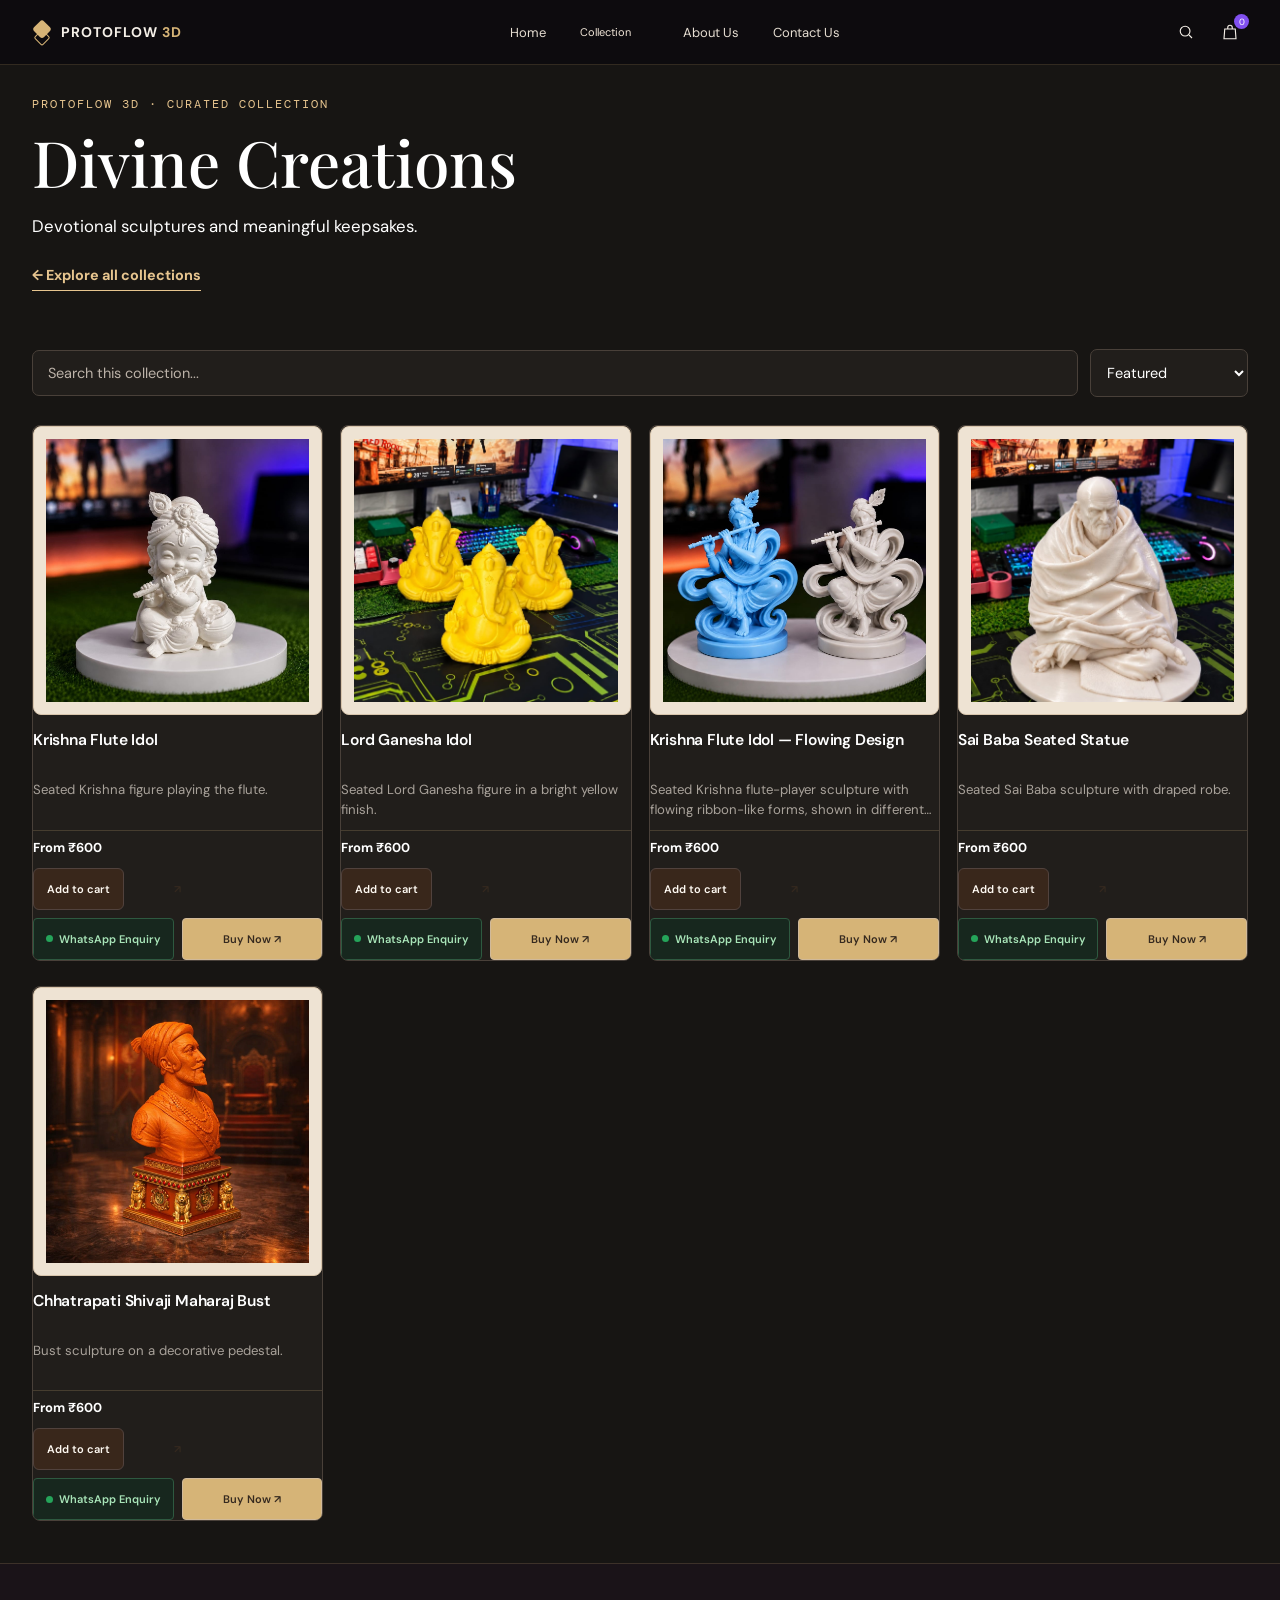
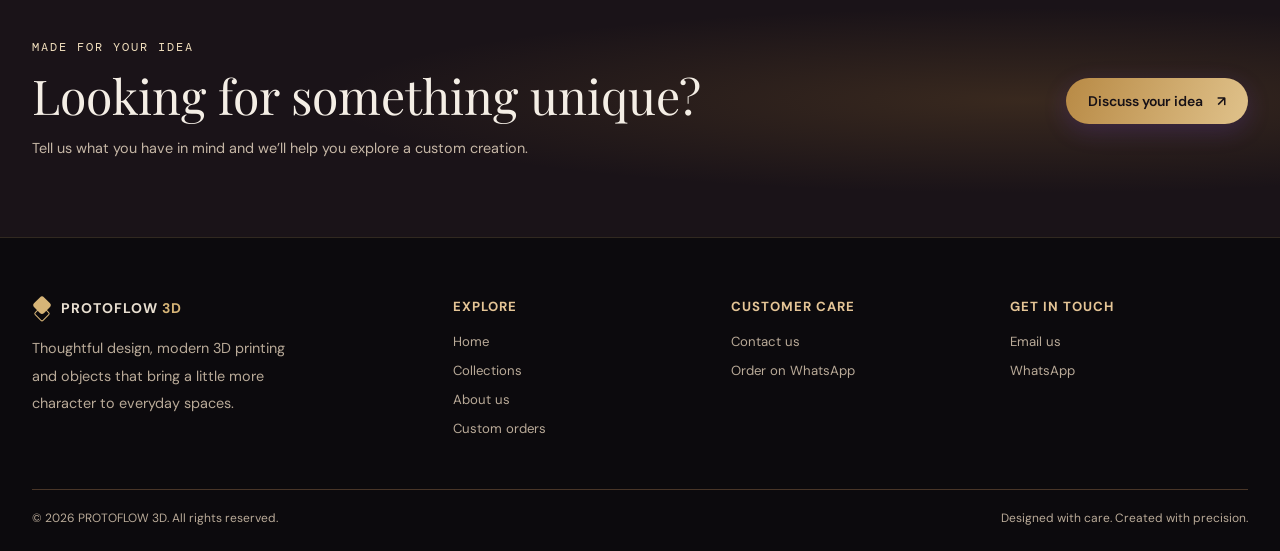
<file: divine-creations.html>
<!DOCTYPE html>
<html lang="en"><head>
<meta charset="UTF-8"><meta name="viewport" content="width=device-width, initial-scale=1.0">
<meta name="theme-color" content="#39271b"><title>Divine Creations — PROTOFLOW 3D</title><meta name="description" content="Meaningful idols and sculptural designs created to bring peace and presence to your space.">
<link rel="preconnect" href="https://fonts.googleapis.com"><link rel="preconnect" href="https://fonts.gstatic.com" crossorigin>
<link href="https://fonts.googleapis.com/css2?family=DM+Sans:wght@400;500;600;700&family=DM+Mono:wght@400;500&family=Playfair+Display:wght@400;500;600&display=swap" rel="stylesheet"><link rel="stylesheet" href="assets/style.css?v=dark-collections-3">
</head><body data-page="category" data-category="divine-creations"><main>
<section class="page-banner category-page-banner"><div class="container"><div class="eyebrow">PROTOFLOW 3D · Curated collection</div><h1 id="categoryTitle">Divine Creations</h1><p id="categoryDescription">Meaningful idols and sculptural designs created to bring peace and presence to your space.</p><a class="text-link category-back-link" href="collections.html">← Explore all collections</a></div></section>
<section class="section category-products-section"><div class="container"><div class="shop-toolbar"><div class="search-box"><input type="search" id="categorySearch" placeholder="Search this collection..." aria-label="Search this collection"></div><select id="categorySort" aria-label="Sort products"><option value="featured">Featured</option><option value="low">Price: low to high</option><option value="high">Price: high to low</option><option value="name">Name: A–Z</option></select></div><div class="empty-state" id="categoryLoading">Loading products…</div><div class="product-grid" id="categoryProductGrid"></div><div class="empty-state" id="categoryEmpty" style="display:none">No products match your search. Try another term.</div></div></section>
<section class="custom-cta"><div class="container custom-inner"><div><div class="eyebrow">Made for your idea</div><h2>Looking for something unique?</h2><p>Tell us what you have in mind and we’ll help you explore a custom creation.</p></div><a class="btn btn-primary" href="contact.html">Discuss your idea <span>↗</span></a></div></section>
</main><script src="assets/app.js?v=product-list-reload-20261011"></script><script src="assets/catalog-enhancements.js?v=whole-card-links-20261011"></script></body></html>
</file>
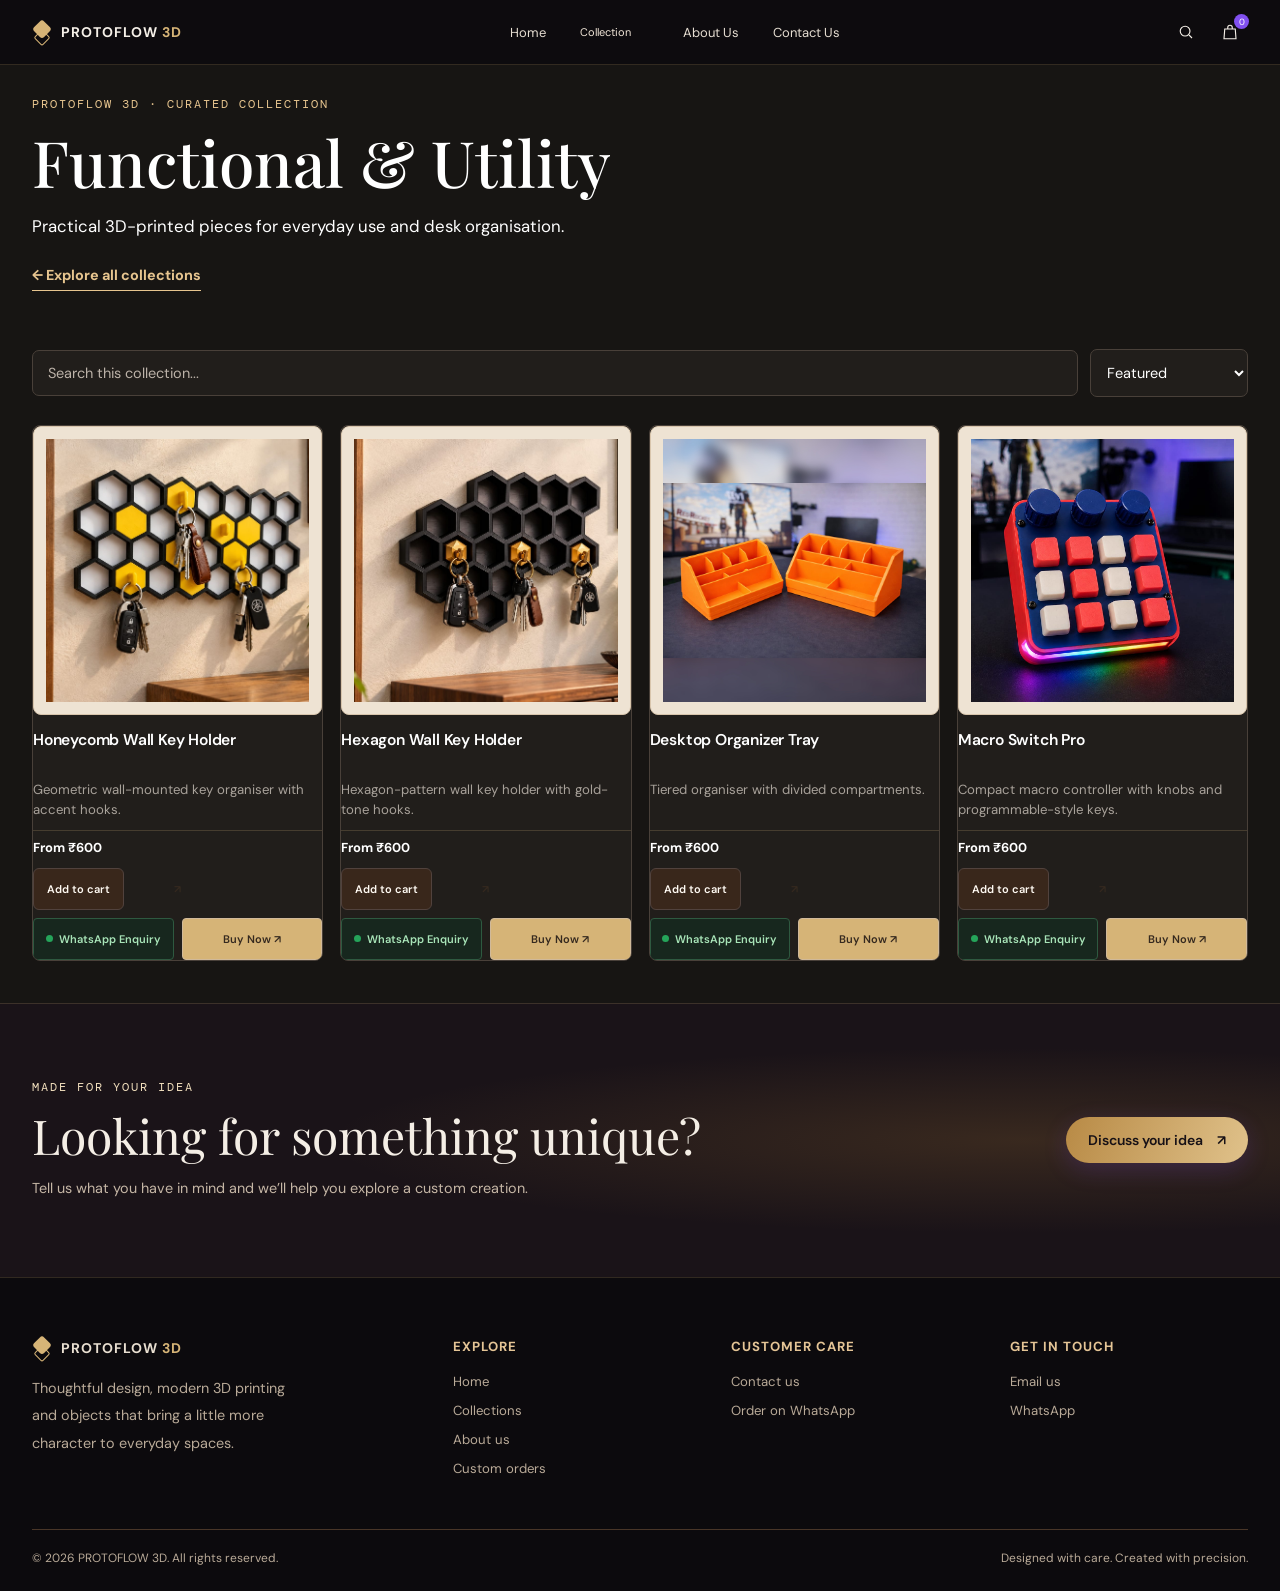
<file: functional-utility.html>
<!DOCTYPE html>
<html lang="en"><head>
<meta charset="UTF-8"><meta name="viewport" content="width=device-width, initial-scale=1.0">
<meta name="theme-color" content="#39271b"><title>Functional &amp; Utility — PROTOFLOW 3D</title><meta name="description" content="Useful everyday objects with considered forms, designed for a more organised workspace and home.">
<link rel="preconnect" href="https://fonts.googleapis.com"><link rel="preconnect" href="https://fonts.gstatic.com" crossorigin>
<link href="https://fonts.googleapis.com/css2?family=DM+Sans:wght@400;500;600;700&family=DM+Mono:wght@400;500&family=Playfair+Display:wght@400;500;600&display=swap" rel="stylesheet"><link rel="stylesheet" href="assets/style.css?v=dark-collections-3">
</head><body data-page="category" data-category="functional-utility"><main>
<section class="page-banner category-page-banner"><div class="container"><div class="eyebrow">PROTOFLOW 3D · Curated collection</div><h1 id="categoryTitle">Functional &amp; Utility</h1><p id="categoryDescription">Useful everyday objects with considered forms, designed for a more organised workspace and home.</p><a class="text-link category-back-link" href="collections.html">← Explore all collections</a></div></section>
<section class="section category-products-section"><div class="container"><div class="shop-toolbar"><div class="search-box"><input type="search" id="categorySearch" placeholder="Search this collection..." aria-label="Search this collection"></div><select id="categorySort" aria-label="Sort products"><option value="featured">Featured</option><option value="low">Price: low to high</option><option value="high">Price: high to low</option><option value="name">Name: A–Z</option></select></div><div class="empty-state" id="categoryLoading">Loading products…</div><div class="product-grid" id="categoryProductGrid"></div><div class="empty-state" id="categoryEmpty" style="display:none">No products match your search. Try another term.</div></div></section>
<section class="custom-cta"><div class="container custom-inner"><div><div class="eyebrow">Made for your idea</div><h2>Looking for something unique?</h2><p>Tell us what you have in mind and we’ll help you explore a custom creation.</p></div><a class="btn btn-primary" href="contact.html">Discuss your idea <span>↗</span></a></div></section>
</main><script src="assets/app.js?v=product-list-reload-20261011"></script><script src="assets/catalog-enhancements.js?v=whole-card-links-20261011"></script></body></html>
</file>
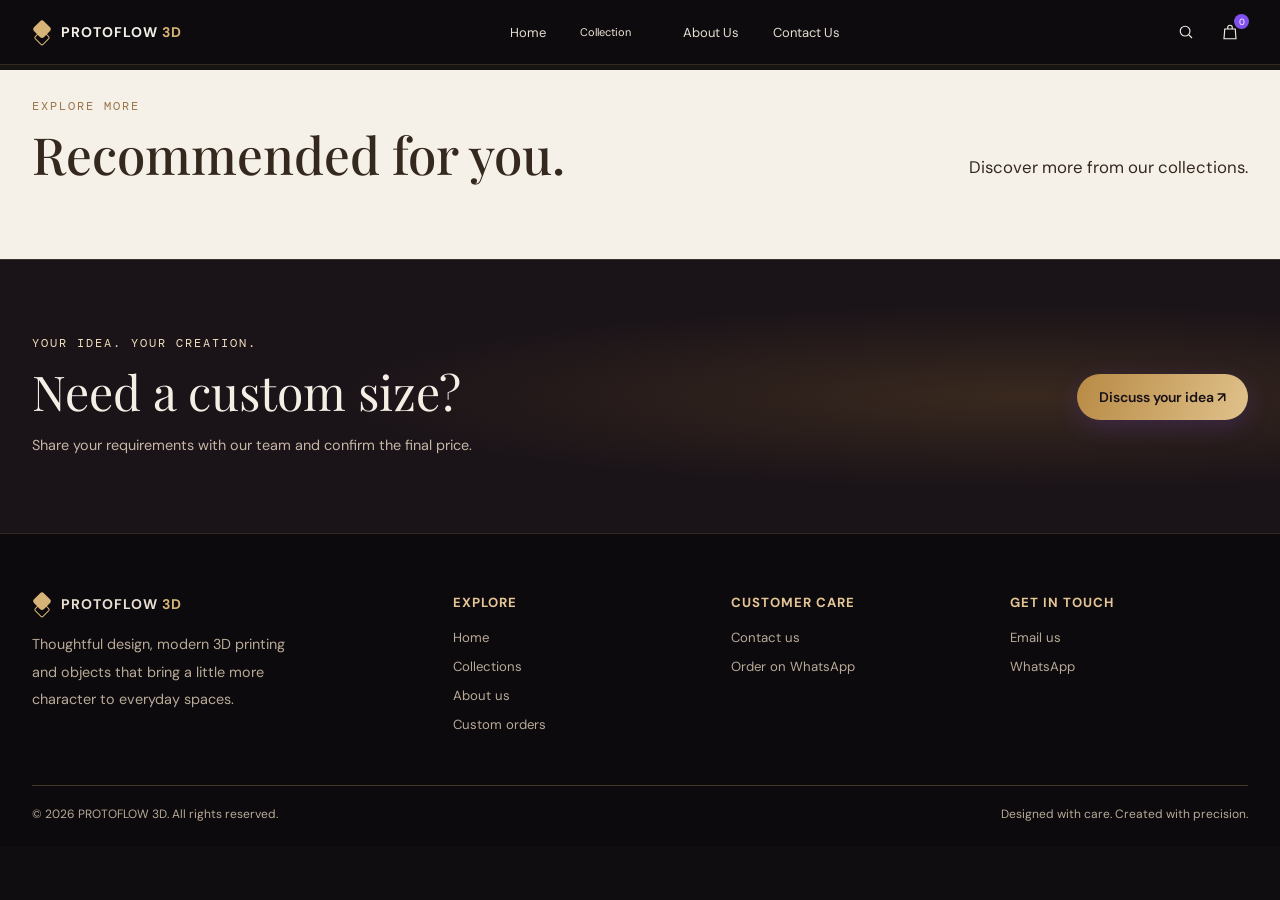
<file: product.html>
<!DOCTYPE html>
<html lang="en">
<head>
<meta charset="UTF-8"><meta name="viewport" content="width=device-width, initial-scale=1.0">
<meta name="theme-color" content="#39271b"><title>Product details — PROTOFLOW 3D</title>
<meta name="description" content="Explore product details, images, size options and pricing from PROTOFLOW 3D.">
<link rel="preconnect" href="https://fonts.googleapis.com"><link rel="preconnect" href="https://fonts.gstatic.com" crossorigin>
<link href="https://fonts.googleapis.com/css2?family=DM+Sans:wght@400;500;600;700&family=DM+Mono:wght@400;500&family=Playfair+Display:wght@400;500;600&display=swap" rel="stylesheet">
<link rel="stylesheet" href="assets/style.css?v=mobile-policy-text-20261011">
</head>
<body data-page="product">
<main>
<section class="page-banner product-page-banner"><div class="container"><div class="eyebrow">PROTOFLOW 3D · PRODUCT</div><h1 id="productTitle">Product details</h1><p id="productSubtitle">Thoughtfully designed. Precisely made.</p></div></section>
<section class="section product-detail-section"><div class="container" id="productDetail"><div class="empty-state">Loading product details…</div></div></section>
<section class="section recommended-section"><div class="container"><div class="section-head"><div><div class="eyebrow" style="color:#9b7449">Explore more</div><h2>Recommended for you.</h2></div><p>Discover more from our collections.</p></div><div class="product-grid" id="recommendedGrid"></div></div></section>
<section class="custom-cta"><div class="container custom-inner"><div><div class="eyebrow">Your idea. Your creation.</div><h2>Need a custom size?</h2><p>Share your requirements with our team and confirm the final price.</p></div><a class="btn btn-primary" href="contact.html">Discuss your idea ↗</a></div></section>
</main>
<script src="assets/app.js?v=stable-product-ids-20261011"></script><script src="assets/product-detail.js?v=product-policies-below-actions-20261011"></script>
</body></html>
</file>
<file: assets/style.css>
:root{
  --brown:#39271b;--gold:#d9b37a;--gold-light:#f0d4a5;--purple:#8150ef;--cream:#fff4e5;
  --line:rgba(238,205,158,.25);--page-width:1440px;
  --serif:"Playfair Display",Georgia,serif;--sans:"DM Sans",Arial,sans-serif;--mono:"DM Mono",monospace;
}
*{box-sizing:border-box;margin:0;padding:0}
html{scroll-behavior:smooth;scroll-padding-top:85px}
body{font-family:var(--sans);background:#f8f3eb;color:#261b13;overflow-x:hidden}
button,input,select{font:inherit}
button,a{-webkit-tap-highlight-color:transparent}
a{color:inherit;text-decoration:none}
button{cursor:pointer}
img{display:block;max-width:100%}
.container{width:min(var(--page-width),100% - 64px);margin:auto}
.eyebrow{font-family:var(--mono);font-size:10px;letter-spacing:2px;text-transform:uppercase;color:var(--gold-light)}
.section{padding:100px 0}
.section-head{display:flex;align-items:end;justify-content:space-between;gap:24px;margin-bottom:35px}
.section-head h2{font:500 clamp(32px,4vw,54px)/1.1 var(--serif);margin-top:12px}
.section-head p{max-width:390px;color:#827365;font-size:14px;line-height:1.8}
.btn{border:0;border-radius:30px;padding:14px 22px;display:inline-flex;align-items:center;justify-content:center;gap:14px;font-size:12px;font-weight:600;transition:.25s}
.btn:hover{transform:translateY(-2px)}
.btn-primary{background:linear-gradient(110deg,#7541e7,#a16af8);color:white;box-shadow:0 7px 25px #7541e733}
.btn-outline{border:1px solid #d8c3a5;color:#39271b;background:transparent}
.btn-dark{background:#39271b;color:white}
.icon-btn{width:36px;height:36px;border:0;background:transparent;color:inherit;display:grid;place-items:center;position:relative}
.icon-btn svg{width:18px;height:18px;stroke:currentColor;fill:none;stroke-width:1.5}
.count{position:absolute;right:-1px;top:0;background:var(--purple);color:white;min-width:15px;height:15px;border-radius:20px;font-size:9px;display:grid;place-items:center;padding:0 3px}

/* HEADER */
.site-header{position:absolute;top:0;left:0;width:100%;z-index:20;color:var(--cream);background:rgba(25,16,10,.35);backdrop-filter:blur(8px);-webkit-backdrop-filter:blur(8px);border-bottom:1px solid rgba(255,235,208,.18)}
.navbar{height:64px;display:flex;align-items:center;justify-content:space-between;gap:22px}
.brand{display:flex;align-items:center;gap:9px;font-size:12px;letter-spacing:1px;font-weight:700;white-space:nowrap}
.brand-mark{width:20px;height:20px;position:relative;transform:rotate(45deg)}
.brand-mark:before{content:"";position:absolute;inset:1px 5px 5px 1px;background:#a578ff;border-radius:3px}
.brand-mark:after{content:"";position:absolute;inset:8px 0 0 8px;border:1px solid var(--gold);border-radius:2px}
.brand span span{color:var(--gold)}
.nav-links{display:flex;align-items:center;gap:34px}
.nav-links a{font-size:11px;color:#f2e7d9;position:relative;padding:24px 0}
.nav-links a:after{content:"";height:1px;position:absolute;bottom:16px;left:0;width:0;background:var(--gold);transition:.25s}
.nav-links a:hover:after,.nav-links a.active:after{width:100%}
.nav-actions{display:flex;align-items:center;gap:8px}
.menu-toggle{display:none}

/* HERO — one real photo as background (same look as screenshot) */
.hero{
  position:relative;isolation:isolate;overflow:hidden;color:var(--cream);
  min-height:560px;height:min(88vh,700px);
  background:radial-gradient(ellipse at 65% 55%,#a8773f,#4a3222 55%,#1c120b);
}
.hero-bg-slide{position:absolute;inset:0;z-index:-3;opacity:0;transition:opacity .9s ease}
.hero-bg-slide.active{opacity:1}
.hero-bg-slide img{width:100%;height:100%;object-fit:cover;object-position:center 40%}
/* dark on the left for text, photo fully visible on the right */
.hero-overlay{
  position:absolute;inset:0;z-index:-2;
  background:
    linear-gradient(90deg,rgba(20,12,7,.85) 0%,rgba(20,12,7,.50) 33%,rgba(20,12,7,.05) 62%,rgba(20,12,7,.12) 100%),
    linear-gradient(180deg,rgba(20,12,7,.35),transparent 22%,transparent 70%,rgba(20,12,7,.55));
}
.hero-inner{position:relative;z-index:2;height:100%;display:flex;align-items:center}
.hero-copy{width:42%;max-width:520px;padding-top:30px}
.hero-copy .eyebrow{display:flex;align-items:center;gap:10px}
.hero-copy .eyebrow:before{content:"";width:22px;height:1px;background:var(--gold)}
.hero h1{font:400 clamp(44px,5vw,68px)/1.05 var(--serif);letter-spacing:-1px;margin:22px 0 20px;text-shadow:0 3px 18px rgba(24,15,9,.35)}
.hero-copy>p{font-size:12px;line-height:1.85;max-width:330px;color:#fff1de;margin-bottom:23px}
.hero-cta{display:flex;gap:12px;align-items:center;flex-wrap:wrap}
.hero-bottom{
  position:absolute;bottom:0;left:0;width:100%;z-index:5;
  padding:16px 0;border-top:1px solid rgba(247,220,181,.18);background:rgba(20,12,7,.40);
  backdrop-filter:blur(6px);-webkit-backdrop-filter:blur(6px)
}
.hero-bottom-inner{display:flex;align-items:center;justify-content:space-between;gap:24px}
.benefits{display:flex;gap:30px}
.benefit{display:flex;align-items:center;gap:10px;font-size:10px;line-height:1.6}
.benefit svg{width:19px;height:19px;stroke:var(--gold-light);fill:none;stroke-width:1.5;flex-shrink:0}
.benefit span span{display:block;color:#e0cdb7;font-size:9px}
.slider-controls{display:flex;align-items:center;gap:10px}
.slider-count{font:10px var(--mono);white-space:nowrap}
.slider-line{height:1px;width:44px;background:rgba(255,231,199,.3);position:relative}
.slider-line:after{content:"";position:absolute;left:0;top:0;height:1px;width:33%;background:var(--gold)}
.slider-arrow{border:1px solid rgba(255,232,202,.38);background:rgba(40,26,17,.18);color:var(--cream);width:32px;height:32px;border-radius:50%;display:grid;place-items:center}
.slider-arrow:hover{background:var(--gold);color:#24170e}


/* CATEGORY SECTIONS */
.shop{padding:80px 0 10px}
.chips{display:flex;gap:8px;overflow-x:auto;padding-bottom:6px;margin-bottom:10px;scrollbar-width:none}
.chips::-webkit-scrollbar{display:none}
.chip{white-space:nowrap;border:1px solid #d8c8b4;background:transparent;padding:9px 16px;border-radius:30px;font-size:11px;color:#49372a;transition:.2s}
.chip:hover,.chip.active{background:#39271b;color:#fff;border-color:#39271b}
.cat-section{padding:70px 0}
.cat-section:nth-child(odd){background:#fffaf3}
.cat-section:nth-child(even){background:#f8f3eb}
.cat-count{font:11px var(--mono);color:#a18159;margin-top:10px;display:block}

/* TRUST STRIP */
.trust-strip{background:#fffaf3;border-bottom:1px solid #e9ddce}
.trust-inner{display:grid;grid-template-columns:repeat(4,1fr)}
.trust-item{padding:24px 18px;text-align:center;border-right:1px solid #eee2d3}
.trust-item:last-child{border:0}
.trust-item strong{font-size:12px;display:block;margin-bottom:5px}
.trust-item span{font-size:11px;color:#928171}

/* COLLECTIONS */
.collections{background:#f8f3eb}
.collection-grid{display:grid;grid-template-columns:repeat(3,minmax(0,1fr));gap:17px}
.collection-card{position:relative;min-height:320px;overflow:hidden;background:linear-gradient(145deg,#b99a76,#60452f);color:white;border-radius:3px;isolation:isolate}
.collection-card:after{content:"";position:absolute;inset:0;z-index:-1;background:linear-gradient(0deg,rgba(34,22,14,.82),transparent 67%)}
.collection-card img{position:absolute;inset:0;width:100%;height:100%;object-fit:cover;z-index:-2;transition:transform .6s}
.collection-card:hover img{transform:scale(1.05)}
.collection-placeholder{position:absolute;inset:0;z-index:-3;background:radial-gradient(ellipse at 50% 35%,#e1c29b,#8b6846 50%,#443020)}
.collection-info{position:absolute;left:22px;right:18px;bottom:22px}
.collection-info small{font:9px var(--mono);letter-spacing:1.5px;text-transform:uppercase;color:#f0d3a6}
.collection-info h3{font:400 25px var(--serif);margin:7px 0 12px}
.collection-info a{font-size:11px;border-bottom:1px solid rgba(255,255,255,.5);padding-bottom:5px}

/* SHOP */
.shop{background:#fffaf3}
.shop-toolbar{display:flex;align-items:center;gap:12px;flex-wrap:wrap;margin-bottom:25px}
.search-box{flex:1;min-width:180px}
.search-box input{width:100%;padding:13px 15px;border:1px solid #e8ddcf;background:#fffdf9;border-radius:3px;outline:none;font-size:12px}
.shop-toolbar select{padding:13px 12px;border:1px solid #e8ddcf;background:#fffdf9;font-size:12px;color:#49372a}
.product-grid{display:grid;grid-template-columns:repeat(4,minmax(0,1fr));gap:25px 17px}
.product-card{min-width:0}
.product-image{position:relative;aspect-ratio:4/4.5;overflow:hidden;background:linear-gradient(145deg,#f0e5d5,#d4bda0);margin-bottom:15px}
.product-image img{width:100%;height:100%;object-fit:contain;padding:12px;transition:transform .4s}
.product-card:hover .product-image img{transform:scale(1.045)}
.product-fallback{position:absolute;inset:0;display:grid;place-items:center;color:#8d6d4c;font:10px var(--mono);letter-spacing:1px;text-align:center;padding:20px}
.product-badge{position:absolute;top:12px;left:12px;background:#fffaf2;padding:6px 8px;font:9px var(--mono);text-transform:uppercase;letter-spacing:.5px}
.wishlist-btn{position:absolute;right:10px;top:10px;border:0;border-radius:50%;background:#fffaf2;width:33px;height:33px;font-size:18px;color:#563a29}
.wishlist-btn.active{color:#a33d4d}
.product-info{display:flex;justify-content:space-between;gap:10px;align-items:start}
.product-info h3{font-size:13px;font-weight:600}
.product-info p{font-size:11px;color:#998572;margin-top:6px}
.price{font-size:13px;font-weight:700;white-space:nowrap}
.product-actions{display:flex;gap:8px;margin-top:12px}
.add-btn{flex:1;background:transparent;border:1px solid #d8c8b4;padding:10px;font-size:10px}
.add-btn:hover{background:#39271b;color:white;border-color:#39271b}
.empty-state{display:none;padding:45px 0;text-align:center;color:#8e7b68}

/* STORY */
.story{background:#eee4d5}
.story-grid{display:grid;grid-template-columns:1fr 1fr;align-items:center;gap:70px}
.story-image{min-height:430px;position:relative;overflow:hidden;background:linear-gradient(145deg,#d7bc96,#795638)}
.story-image img{width:100%;height:100%;position:absolute;inset:0;object-fit:cover}
.image-placeholder-label{font:9px var(--mono);letter-spacing:1.4px;text-transform:uppercase;color:rgba(255,231,199,.85);text-align:center}
.story-image .image-placeholder-label{position:absolute;bottom:20px;left:0;right:0}
.story-copy h2{font:400 clamp(35px,4vw,55px)/1.12 var(--serif);margin:15px 0 20px}
.story-copy>p{font-size:13px;color:#776654;line-height:1.9;margin-bottom:22px;max-width:480px}
.story-points{display:grid;grid-template-columns:1fr 1fr;gap:20px;margin:27px 0}
.story-point strong{font-size:12px;display:block;margin-bottom:7px}
.story-point span{font-size:11px;color:#85715c;line-height:1.7}

/* PROCESS */
.process{background:#fffaf3}
.process-grid{display:grid;grid-template-columns:repeat(4,1fr);gap:20px}
.process-card{border-top:1px solid #d9c8b2;padding-top:20px}
.process-number{font:11px var(--mono);color:#a18159}
.process-card h3{font:400 23px var(--serif);margin:20px 0 10px}
.process-card p{font-size:12px;color:#897966;line-height:1.8}

/* CUSTOM CTA */
.custom-cta{position:relative;overflow:hidden;background:#39271b;color:var(--cream);padding:75px 0}
.custom-cta:before{content:"";position:absolute;inset:0;background:radial-gradient(ellipse at 78% 50%,rgba(206,157,93,.28),transparent 45%);pointer-events:none}
.custom-inner{position:relative;display:flex;align-items:center;justify-content:space-between;gap:30px}
.custom-inner h2{font:400 clamp(32px,4vw,48px)/1.15 var(--serif);margin:13px 0}
.custom-inner p{font-size:12px;line-height:1.8;color:#d6c2aa;max-width:500px}

/* NEWSLETTER */
.newsletter{background:#e9ddcc;padding:55px 0}
.newsletter-inner{display:flex;align-items:center;justify-content:space-between;gap:30px}
.newsletter h2{font:400 30px var(--serif);margin:8px 0}
.newsletter p{font-size:12px;color:#7e6b58}
.newsletter-form{display:flex;max-width:430px;width:100%}
.newsletter-form input{flex:1;min-width:0;padding:14px;border:1px solid #d5c1a8;background:#fffaf3;outline:none;font-size:12px}
.newsletter-form button{border:0;background:#39271b;color:white;padding:0 18px;font-size:11px}

/* FOOTER */
footer{background:#241910;color:#f7ebdc;padding:60px 0 25px}
.footer-grid{display:grid;grid-template-columns:1.6fr 1fr 1fr 1fr;gap:40px;padding-bottom:40px}
.footer-about p{font-size:12px;line-height:1.9;color:#b9a48d;max-width:280px;margin:17px 0}
.footer-col h4{font-size:11px;text-transform:uppercase;letter-spacing:1px;margin-bottom:18px;color:#e5c596}
.footer-col a{display:block;font-size:11px;color:#c6b29b;margin:12px 0}
.footer-col a:hover{color:white}
.footer-bottom{border-top:1px solid #493628;padding-top:20px;display:flex;justify-content:space-between;gap:20px;color:#a9957e;font-size:10px}

/* CART + MODAL */
.overlay{position:fixed;inset:0;background:rgba(20,13,8,.55);z-index:50;opacity:0;visibility:hidden;transition:.25s}
.overlay.open{opacity:1;visibility:visible}
.cart-drawer{position:fixed;right:0;top:0;height:100%;width:min(420px,100%);z-index:51;background:#fffaf3;padding:25px;transform:translateX(100%);transition:transform .3s;display:flex;flex-direction:column}
.cart-drawer.open{transform:translateX(0)}
.drawer-head{display:flex;align-items:center;justify-content:space-between;padding-bottom:20px;border-bottom:1px solid #e7d9c7}
.drawer-head h2{font:400 28px var(--serif)}
.close-btn{border:0;background:none;font-size:25px}
.cart-items{overflow:auto;flex:1;padding:15px 0}
.cart-row{display:flex;gap:14px;padding:14px 0;border-bottom:1px solid #eee2d4}
.cart-thumb{width:72px;height:80px;background:#e8dac7;display:grid;place-items:center;font-size:10px;color:#8c6d4c}
.cart-row h4{font-size:12px;margin:5px 0}
.cart-row p{font-size:11px;color:#88745e}
.quantity-controls{display:flex;align-items:center;gap:10px;margin-top:9px}
.quantity-controls button{width:24px;height:24px;border:1px solid #d8c8b4;background:transparent}
.cart-footer{border-top:1px solid #e7d9c7;padding-top:20px}
.cart-total{display:flex;justify-content:space-between;font-weight:700;margin-bottom:15px;font-size:14px}
.cart-note{font-size:10px;color:#8d7a66;line-height:1.7;margin-top:12px}
.modal{position:fixed;z-index:60;left:50%;top:50%;transform:translate(-50%,-45%);width:min(480px,calc(100% - 30px));padding:28px;background:#fffaf3;opacity:0;visibility:hidden;transition:.25s}
.modal.open{opacity:1;visibility:visible;transform:translate(-50%,-50%)}
.modal h2{font:400 30px var(--serif);margin:12px 0}
.modal p{font-size:12px;color:#81705f;line-height:1.8}
.modal .close-btn{position:absolute;right:18px;top:15px}
.modal-actions{display:flex;gap:10px;margin-top:20px;flex-wrap:wrap}
.toast{position:fixed;bottom:25px;left:50%;transform:translate(-50%,20px);background:#302116;color:#fff3e1;padding:13px 20px;font-size:12px;z-index:100;opacity:0;pointer-events:none;transition:.25s;box-shadow:0 8px 30px #0002}
.toast.show{opacity:1;transform:translate(-50%,0)}
.reveal{opacity:0;transform:translateY(20px);transition:opacity .65s,transform .65s}
.reveal.visible{opacity:1;transform:translateY(0)}

/* RESPONSIVE */
@media(max-width:1000px){
  .container{width:min(100% - 40px,var(--page-width))}
  .nav-links{gap:20px}
  .hero-copy{width:55%}
  .collection-grid,.product-grid{grid-template-columns:repeat(2,minmax(0,1fr))}
  .collection-card{min-height:300px}
  .story-grid{gap:35px}
}
@media(max-width:700px){
  .container{width:calc(100% - 36px)}
  .section{padding:68px 0}
  .navbar{height:60px}
  .menu-toggle{display:grid}
  .nav-links{display:none;position:absolute;left:0;right:0;top:60px;padding:12px 22px 20px;background:rgba(42,28,18,.96);backdrop-filter:blur(10px);flex-direction:column;align-items:stretch;gap:0;border-bottom:1px solid var(--line)}
  .nav-links.open{display:flex}
  .nav-links a{padding:13px 0}
  .nav-links a:after{bottom:6px}
  .nav-actions{gap:2px}
  .hero{height:760px;min-height:700px}
  .hero-bg-slide img{object-position:70% center}
  .hero-overlay{background:linear-gradient(180deg,rgba(20,12,7,.80) 0%,rgba(20,12,7,.55) 45%,rgba(20,12,7,.15) 75%,rgba(20,12,7,.55) 100%)}
  .hero-inner{align-items:flex-start}
  .hero-copy{width:100%;max-width:440px;padding-top:130px}
  .hero h1{font-size:clamp(44px,12vw,62px)}
  .benefits{gap:12px}
  .benefit{gap:5px;font-size:9px}
  .benefit svg{width:16px;height:16px}
  .benefit span span{font-size:8px}
  .slider-line{display:none}
  .slider-arrow{width:27px;height:27px}
  .slider-controls{gap:5px}
  .trust-inner{grid-template-columns:repeat(2,1fr)}
  .trust-item{border-bottom:1px solid #eee2d3}
  .section-head{align-items:start;flex-direction:column}
  .collection-grid{gap:10px}
  .collection-card{min-height:245px}
  .collection-info{left:14px;right:12px;bottom:15px}
  .collection-info h3{font-size:21px}
  .product-grid{gap:24px 12px}
  .product-info{flex-direction:column;gap:5px}
  .story-grid{grid-template-columns:1fr;gap:30px}
  .story-image{min-height:300px}
  .process-grid{grid-template-columns:repeat(2,1fr);gap:30px 18px}
  .custom-inner,.newsletter-inner{align-items:flex-start;flex-direction:column}
  .newsletter-form{max-width:none}
  .footer-grid{grid-template-columns:repeat(2,1fr);gap:30px 20px}
  .footer-about{grid-column:1/-1}
  .footer-bottom{flex-direction:column}
}
@media(max-width:390px){
  .brand{font-size:10px}
  .icon-btn{width:29px;height:34px}
  .hero h1{font-size:42px}
  .benefit:nth-child(3){display:none}
  .collection-card{min-height:210px}
}
@media(prefers-reduced-motion:reduce){*,*:before,*:after{scroll-behavior:auto!important;transition:none!important;animation:none!important}}

/* ===== MULTI-PAGE ADDITIONS ===== */
.page-banner{position:relative;padding:150px 0 70px;color:var(--cream);
  background:radial-gradient(ellipse at 78% 40%,rgba(206,157,93,.35),transparent 50%),linear-gradient(110deg,#241910,#4a3222)}
.page-banner h1{font:400 clamp(40px,5.5vw,68px)/1.05 var(--serif);margin:16px 0}
.page-banner p{font-size:14px;line-height:1.85;max-width:540px;color:#e9d8c1}
.section-link{text-align:center;margin-top:38px}
.text-link{font-size:12px;font-weight:700;border-bottom:1px solid;padding-bottom:6px}
.featured{background:#fffaf3}
.contact{background:#f8f3eb}
.contact-grid{display:grid;grid-template-columns:1fr 1.25fr;gap:50px;align-items:start}
.info-card{display:flex;gap:16px;padding:22px;background:#fffaf3;border:1px solid #eadfce;margin-bottom:14px}
.info-card .ic{width:40px;height:40px;border-radius:50%;background:#39271b;color:var(--gold-light);display:grid;place-items:center;flex-shrink:0}
.info-card .ic svg{width:18px;height:18px;stroke:currentColor;fill:none;stroke-width:1.5}
.info-card h3{font-size:13px;margin-bottom:4px}
.info-card p{font-size:12px;color:#7b6a58;line-height:1.7}
.info-card a.inline{font-size:12px;font-weight:600;border-bottom:1px solid #cdb99f;display:inline-block;margin-top:6px}
.form-card{background:#fffaf3;border:1px solid #eadfce;padding:32px}
.form-card h2{font:400 30px var(--serif);margin-bottom:6px}
.form-card>p{font-size:12px;color:#85715c;margin-bottom:22px;line-height:1.7}
.field{margin-bottom:16px}
.field label{display:block;font-size:11px;font-weight:600;margin-bottom:7px;color:#49372a}
.field input,.field select,.field textarea{width:100%;padding:13px 14px;border:1px solid #e0d2bf;background:#fffdf9;font-size:13px;outline:none;border-radius:3px;font-family:inherit}
.field input:focus,.field select:focus,.field textarea:focus{border-color:#a18159}
.field textarea{min-height:130px;resize:vertical}
.field-row{display:grid;grid-template-columns:1fr 1fr;gap:14px}
.form-note{font-size:10px;color:#8d7a66;margin-top:12px;line-height:1.7}
.how{background:#fffaf3}
@media(max-width:1000px){.contact-grid{grid-template-columns:1fr;gap:30px}}
@media(max-width:700px){.page-banner{padding:120px 0 50px}.field-row{grid-template-columns:1fr}.form-card{padding:22px}}

/* PRODUCT DETAIL */
.product-breadcrumb{font-size:11px;color:#8b7967;margin-bottom:28px}.product-breadcrumb a{text-decoration:underline;text-underline-offset:3px}
.product-detail-layout{display:grid;grid-template-columns:minmax(0,1.1fr) minmax(300px,.9fr);gap:clamp(28px,5vw,72px);align-items:start}
.detail-main-image{aspect-ratio:1/1;background:#f0e7da;display:grid;place-items:center;overflow:hidden}
.detail-main-image img{width:100%;height:100%;object-fit:contain;padding:22px}
.detail-image-placeholder{color:#8d6d4c;font:11px var(--mono);letter-spacing:1.4px;text-transform:uppercase;padding:24px;text-align:center}
.detail-thumbnails{display:flex;gap:10px;flex-wrap:wrap;margin-top:12px}
.detail-thumb{width:76px;height:76px;border:1px solid #e0d1be;background:#f0e7da;padding:4px;cursor:pointer}
.detail-thumb.active{border-color:#39271b}.detail-thumb img{width:100%;height:100%;object-fit:cover}
.detail-copy h1{font:400 clamp(32px,4vw,48px)/1.12 var(--serif);margin:14px 0}
.detail-price{font:500 28px var(--sans);margin:16px 0;color:#39271b}
.detail-description{font-size:14px;line-height:1.9;color:#796958;margin-bottom:22px}
.detail-meta{font-size:12px;line-height:1.8;color:#796958;margin:9px 0}.detail-meta strong{color:#39271b;margin-right:8px}
.detail-actions{display:flex;gap:10px;flex-wrap:wrap;margin:26px 0 14px}
.detail-note{font-size:11px;line-height:1.8;color:#8b7967;margin-top:12px}
.size-choice{padding:16px;background:#fffaf3;border:1px solid #e8ddcf;margin-top:20px}
.size-choice label{display:block;font-size:12px;margin-bottom:8px}
.size-choice input{width:100%;padding:12px;border:1px solid #e8ddcf;background:white}
.product-detail-link{display:flex;align-items:flex-start;justify-content:space-between;gap:12px}
.product-detail-link:hover h3{text-decoration:underline;text-underline-offset:3px}
.product-open-link{min-width:110px}
.recommended-section{background:#fffaf3}
.product-page-banner{padding-top:125px;padding-bottom:55px;min-height:0;background:#39271b;color:#fff4e5}
.product-page-banner h1{font:400 clamp(38px,5vw,58px)/1.1 var(--serif);margin:16px 0}
.product-page-banner p{max-width:550px;color:#e8d7c4;font-size:13px;line-height:1.8}
.collection-menu{position:relative;display:inline-flex;align-items:center}
.collection-menu-toggle{border:0;background:transparent;color:#f2e7d9;font-size:11px;padding:24px 0;cursor:pointer}
.collection-menu-toggle span{margin-left:5px;color:var(--gold)}\n.mobile-collection-arrow{display:none}
.collection-menu-panel{display:none;position:absolute;top:100%;left:-16px;min-width:225px;padding:8px;background:#fffaf3;color:#39271b;box-shadow:0 12px 35px #1d120c2b;z-index:50}
@media(hover:hover) and (pointer:fine){.collection-menu:hover .collection-menu-panel,.collection-menu:focus-within .collection-menu-panel{display:grid}}\n.collection-menu.open .collection-menu-panel{display:grid}
.collection-menu-panel a{font-size:12px;padding:11px 12px;border-radius:2px}
.collection-menu-panel a:hover{background:#efe4d4}
@media(max-width:760px){.mobile-collection-arrow{display:inline-block;margin-left:8px;transition:transform .2s}.collection-menu.open .mobile-collection-arrow{transform:rotate(90deg)}.product-detail-layout{grid-template-columns:1fr}.detail-copy h1{font-size:36px}.product-page-banner{padding-top:105px}.collection-menu{display:block;width:100%}.collection-menu-toggle{padding:12px 0;width:100%;text-align:left}.collection-menu-panel{position:static;box-shadow:none;margin:4px 0 8px}.nav-links.open .collection-menu.open .collection-menu-panel{display:grid}.nav-links.open .collection-menu:not(.open) .collection-menu-panel{display:none}}


/* Collections navigation: hover dropdown, transparent dark panel, no arrow */
.collection-menu{position:relative;display:inline-flex;align-items:center;height:100%}
.collection-menu-toggle{display:inline-flex;align-items:center;font-size:11px;color:#f2e7d9;padding:24px 0;white-space:nowrap;position:relative}
.collection-menu-toggle:after{content:"";height:1px;position:absolute;bottom:16px;left:0;width:0;background:var(--gold);transition:width .25s}
.collection-menu:hover .collection-menu-toggle:after,.collection-menu:focus-within .collection-menu-toggle:after{width:100%}
.collection-menu-panel{display:none;position:absolute;top:100%;left:-20px;min-width:250px;padding:9px;background:rgba(28,18,11,.97);border:1px solid rgba(238,205,158,.24);backdrop-filter:blur(14px);-webkit-backdrop-filter:blur(14px);box-shadow:0 18px 36px rgba(0,0,0,.28);z-index:100}
.collection-menu:hover .collection-menu-panel,.collection-menu:focus-within .collection-menu-panel{display:grid}
.collection-menu-panel a{font-size:11px;color:#f7ecdf;padding:12px 13px;display:block;white-space:nowrap;transition:background .2s,color .2s}
.collection-menu-panel a:after{display:none!important}
.collection-menu-panel a:hover,.collection-menu-panel a:focus-visible{background:rgba(217,179,122,.16);color:#f0d4a5;outline:none}
@media(max-width:760px){
 .collection-menu{display:block;width:100%;height:auto}
 .collection-menu-toggle{padding:12px 0;width:100%}
 .collection-menu-panel{position:static;box-shadow:none;border:0;border-left:1px solid rgba(238,205,158,.25);margin:0 0 8px 8px;padding:4px 0;background:rgba(28,18,11,.55)}
 .nav-links.open .collection-menu-panel{display:grid}
}

/* PRODUCT DETAIL INFORMATION */
.product-extra-details{display:grid;grid-template-columns:repeat(2,minmax(0,1fr));gap:1px;background:#e8ddcf;border:1px solid #e8ddcf;margin-top:42px}
.product-extra-block{background:#fffaf3;padding:25px 28px;min-width:0}
.product-extra-block h3{font:500 20px/1.3 var(--serif);margin-bottom:10px;color:#39271b}
.product-extra-block p{font-size:13px;line-height:1.8;color:#756657;overflow-wrap:anywhere}
.product-extra-block p+p{margin-top:8px}
.product-extra-block a{color:#7550b5;text-decoration:underline;text-underline-offset:3px}
.collection-menu-categories{display:grid;max-height:320px;overflow-y:auto}
@media(max-width:640px){.product-extra-details{grid-template-columns:1fr}.product-extra-block{padding:21px}}

/* Center hero benefits and trust points on small screens */
@media(max-width:760px){.hero-bottom-inner{flex-direction:column;align-items:center;justify-content:center;gap:14px}.benefits{width:100%;display:grid;grid-template-columns:repeat(2,minmax(0,1fr));justify-items:center;align-items:center;gap:14px 10px}.benefit{width:100%;justify-content:center;text-align:left;max-width:190px}.slider-controls{justify-content:center}.trust-inner{grid-template-columns:repeat(2,minmax(0,1fr))}.trust-item{display:flex;flex-direction:column;justify-content:center;align-items:center;text-align:center;min-height:92px;padding:18px 10px;border-right:1px solid #eee2d3;border-bottom:1px solid #eee2d3}.trust-item:nth-child(2n){border-right:0}.trust-item:nth-last-child(-n+2){border-bottom:0}.trust-item strong,.trust-item span{max-width:100%;overflow-wrap:anywhere}}

/* Keep hero trust benefits centered on desktop as well */
@media(min-width:761px){.hero-bottom-inner{position:relative;justify-content:center}.benefits{justify-content:center;margin-inline:auto}.slider-controls{position:absolute;right:0;top:50%;transform:translateY(-50%)}}

/* Homepage collection previews: four products maximum, with a clear path to the full collection */
.home-category-section{padding-top:64px;padding-bottom:64px}
.home-category-section:nth-child(even){background:#f8f3eb}
.home-category-section:nth-child(odd){background:#fffaf3}
.category-view-all{margin-top:26px}
.category-view-all .text-link{display:inline-flex;align-items:center;gap:8px}
@media(max-width:700px){.home-category-section{padding-top:48px;padding-bottom:48px}.category-view-all{margin-top:22px}}


/* Product cards are links to detail pages; keep card actions off the listing cards. */
a.product-card{display:block;color:inherit;text-decoration:none;cursor:pointer}
.card-view-details{display:flex;align-items:center;justify-content:space-between;margin-top:13px;padding-top:10px;border-top:1px solid #e5d8c7;font-size:10px;letter-spacing:.35px;color:#75563a}
a.product-card:hover .card-view-details{color:#9b7449}
.recommendation-placeholder{pointer-events:none;opacity:.82}
.recommendation-placeholder .product-image{background:linear-gradient(145deg,#eee5d8,#e3d3bd)}
.recommendation-placeholder .product-info{min-height:48px}
.recommendation-placeholder .price{font-size:10px;color:#8d7a66;white-space:normal}
.size-choice input{max-width:180px}

/* Product card actions: keep cart, quick view, details, enquiry and buy-now available */
.product-actions-secondary{display:grid;grid-template-columns:1fr 1fr;gap:8px;margin-top:8px}
.product-action-link{display:inline-flex;align-items:center;justify-content:center;min-height:36px;padding:9px 10px;border:1px solid #d8c8b4;background:transparent;color:#39271b;font:500 10px var(--mono);text-align:center;cursor:pointer;text-decoration:none}
.product-action-link:hover{background:#eee4d5}
.product-buy-now{background:#39271b;border-color:#39271b;color:#fff}
.product-buy-now:hover{background:#62472f;color:#fff}
@media(max-width:480px){.product-actions{gap:5px}.product-actions .icon-btn{padding:8px 6px}.product-actions-secondary{grid-template-columns:1fr 1fr}.product-action-link{font-size:9px;padding:8px 5px}}


/* ===== Product cards: clean responsive alignment ===== */
.product-card{min-width:0;max-width:100%;overflow:hidden;}
.product-card-main{display:block;min-width:0;}
.product-image{width:100%;cursor:pointer;}
.product-info{display:grid;grid-template-columns:minmax(0,1fr) auto;align-items:start;gap:8px;min-width:0;}
.product-info>div{min-width:0;}
.product-info h3,.product-info p{overflow-wrap:anywhere;}
.product-actions{display:grid;grid-template-columns:minmax(0,1fr) minmax(0,1fr);gap:8px;min-width:0;}
.product-actions>*{min-width:0;max-width:100%;}
.product-actions .add-btn,.product-actions .icon-btn,.product-action-link{width:100%;min-height:42px;padding:10px 8px;display:flex;align-items:center;justify-content:center;text-align:center;white-space:normal;line-height:1.3;overflow-wrap:anywhere;}
.product-actions .icon-btn{height:auto;}
.product-actions-secondary .product-action-link{flex:1 1 0;border:1px solid #d8c8b4;background:transparent;color:#39271b;font-size:10px;}
.product-actions-secondary .product-buy-now{background:#39271b;color:#fffaf3;border-color:#39271b;}
@media(max-width:700px){
  .product-grid{grid-template-columns:repeat(2,minmax(0,1fr));gap:26px 12px;}
  .product-card{width:100%;}
  .product-image{aspect-ratio:1/1.05;margin-bottom:11px;}
  .product-image img{padding:8px;object-fit:contain;}
  .product-info{grid-template-columns:minmax(0,1fr);gap:5px;}
  .product-info h3{font-size:12px;line-height:1.4;}
  .product-info p{font-size:10px;line-height:1.45;}
  .price{font-size:12px;}
  .product-actions,.product-actions-secondary{grid-template-columns:minmax(0,1fr) minmax(0,1fr);gap:6px;margin-top:9px;}
  .product-actions .add-btn,.product-actions .icon-btn,.product-action-link{min-height:40px;padding:8px 5px;font-size:10px;}
  .shop-toolbar{align-items:stretch;}
  .search-box{flex:1 1 100%;min-width:0;}
  .shop-toolbar select{width:100%;min-width:0;}
  .cat-section{padding:48px 0;}
}
@media(max-width:360px){
  .container{width:calc(100% - 24px);}
  .product-grid{gap:22px 9px;}
  .product-actions,.product-actions-secondary{grid-template-columns:minmax(0,1fr);}
}


/* Final action-row correction: keep every existing action in its own aligned slot */
.product-actions{grid-template-columns:minmax(0,1fr) minmax(0,1fr) minmax(0,1fr);}
.product-actions-secondary{grid-template-columns:minmax(0,1fr) minmax(0,1fr);}
@media(max-width:700px){
  .product-actions{grid-template-columns:minmax(0,1fr) minmax(0,.58fr) minmax(0,1fr);gap:5px;}
  .product-actions .add-btn,.product-actions .icon-btn{padding:8px 3px;font-size:9px;min-height:40px;}
  .product-actions-secondary{grid-template-columns:minmax(0,1fr) minmax(0,1fr);gap:6px;}
  .product-actions-secondary .product-action-link{padding:9px 4px;font-size:9px;min-height:42px;}
}


/* Product typography and WhatsApp action refinement */
.product-info h3{
  font-family:var(--sans);
  font-size:14px;
  font-weight:600;
  letter-spacing:-.2px;
  line-height:1.45;
  color:#302218;
}
.product-info p{
  font-family:var(--sans);
  font-size:11px;
  font-weight:400;
  line-height:1.6;
  color:#867462;
}
.product-info .price{
  font-family:var(--sans);
  font-size:13px;
  font-weight:700;
  letter-spacing:0;
  color:#39271b;
}
.product-actions .add-btn,
.product-actions .icon-btn,
.product-actions-secondary .product-action-link{
  font-family:var(--sans);
  font-size:11px;
  font-weight:600;
  letter-spacing:0;
  border-radius:4px;
  transition:background .2s ease,border-color .2s ease,color .2s ease,transform .2s ease;
}
.product-actions-secondary .product-action-link[data-enquire-product]{
  background:#eaf7ee;
  border-color:#c9e8d1;
  color:#176b3a;
  gap:6px;
}
.product-actions-secondary .product-action-link[data-enquire-product]:before{
  content:"";
  display:inline-block;
  width:7px;
  height:7px;
  border-radius:50%;
  background:#25a45a;
  flex:0 0 7px;
}
.product-actions-secondary .product-action-link[data-enquire-product]:hover{
  background:#d9f0e1;
  border-color:#a9d8b7;
}
.product-actions-secondary .product-buy-now{
  background:#39271b;
  color:#fffaf3;
  border-color:#39271b;
}
@media(max-width:700px){
  .product-info h3{font-size:12px;line-height:1.45;}
  .product-info p{font-size:10px;line-height:1.5;}
  .product-info .price{font-size:12px;}
  .product-actions .add-btn,
  .product-actions .icon-btn,
  .product-actions-secondary .product-action-link{font-size:10px;font-weight:600;letter-spacing:0;}
}

/* PROTOFLOW cinematic premium refresh — isolated feature branch */
:root{--brown:#100d10;--gold:#d6b477;--gold-light:#f1dfbd;--cream:#f5f0e8;--line:rgba(214,180,119,.22)}
html,body{background:#100d10;color:#f4eee5}
.site-header{background:rgba(13,11,14,.88);border-bottom-color:rgba(214,180,119,.18);backdrop-filter:blur(16px)}
.brand-mark:before{background:#d6b477}
.brand span span,.collection-info small,.cat-count{color:#d6b477}
.nav-links a{color:#e6ded2}
.hero{min-height:620px;height:min(92vh,820px);background:radial-gradient(ellipse at 72% 38%,#4b3425 0%,#1d1718 47%,#100d10 82%)}
.hero-bg-slide img{object-fit:cover;object-position:center 42%;filter:saturate(.92) contrast(1.04)}
.hero-overlay{background:linear-gradient(90deg,rgba(12,10,12,.92),rgba(12,10,12,.66) 38%,rgba(12,10,12,.16) 78%),linear-gradient(180deg,rgba(12,10,12,.22),transparent 35%,rgba(12,10,12,.8))}
.hero h1{font-size:clamp(48px,6.2vw,82px);letter-spacing:-1.8px;line-height:1.02}
.hero-copy>p,.section-head p,.story-copy>p,.custom-inner p,.newsletter p{color:#c6b7a6}
.btn-primary,.newsletter-form button{background:linear-gradient(110deg,#b88a45,#e0c28b);color:#171116}
.btn-dark,.product-actions-secondary .product-buy-now{background:#d6b477;color:#171116;border-color:#d6b477}
.hero-bottom,.trust-strip{background:#171317;border-color:rgba(214,180,119,.16)}
.trust-item{border-color:rgba(214,180,119,.12)}
.trust-item strong,.section-head h2,.story-copy h2,.custom-inner h2,.process-card h3{color:#f4eee5}
.trust-item span,.process-card p,.footer-col a,.footer-about p,.footer-bottom{color:#b9aa98}
.collections,.featured,.shop,.process,.cat-section{background:#100d10;color:#f4eee5}
.cat-section:nth-child(even){background:#151115}
.collection-card{border-radius:8px;background:#21191a}
.collection-card:after{background:linear-gradient(0deg,rgba(9,8,10,.92),rgba(9,8,10,.05) 78%)}
.shop-toolbar input,.shop-toolbar select{background:#191519;color:#f4eee5;border-color:#3b3032;border-radius:7px}
.shop-toolbar input::placeholder{color:#9d9084}
.chip{background:#171317;border-color:#493b3a;color:#ded3c5}
.chip:hover,.chip.active{background:#d6b477;color:#171116;border-color:#d6b477}
.product-image{background:radial-gradient(ellipse at 50% 30%,#34292b,#1b171b 74%);border:1px solid rgba(214,180,119,.14);border-radius:8px}
.product-image img{object-fit:contain;padding:14px}
.product-badge,.wishlist-btn{background:#211b20;color:#e8d5b5;border:1px solid rgba(214,180,119,.16)}
.product-info h3,.product-info .price{color:#f4eee5}
.product-info p{color:#b2a394}
.product-actions .add-btn,.product-actions .icon-btn{border-color:#51423d;color:#f4eee5;border-radius:6px}
.product-actions .add-btn:hover,.product-actions .icon-btn:hover{background:#d6b477;color:#171116;border-color:#d6b477}
.product-actions-secondary .product-action-link[data-enquire-product]{background:#17271e;border-color:#2e5940;color:#a8e4b8}
.story,.newsletter{background:#171317;color:#f4eee5}
.story-image{background:#21191d;border:1px solid rgba(214,180,119,.14);border-radius:8px}
.story-point strong{color:#f4eee5}
.custom-cta{background:#1a1318;border-top:1px solid rgba(214,180,119,.18)}
.custom-cta:before{background:radial-gradient(ellipse at 80% 50%,rgba(180,128,57,.2),transparent 48%)}
.newsletter-form input{background:#151115;color:#f4eee5;border-color:#4b3a38}
footer{background:#0c0a0d;color:#e9dfd1;border-top:1px solid rgba(214,180,119,.18)}
.overlay{background:rgba(0,0,0,.72)}
.cart-drawer,.modal{background:#191519;color:#f4eee5;border-color:#493a38}
.cart-drawer h2,.modal h2,.cart-row h4{color:#f4eee5}
.cart-note,.cart-row p,.empty-state{color:#b7a99a}
.cart-thumb{background:#292127;color:#d6b477}
@media(max-width:760px){.hero{min-height:650px;height:86svh;max-height:790px}.hero-overlay{background:linear-gradient(90deg,rgba(12,10,12,.84),rgba(12,10,12,.42)),linear-gradient(180deg,rgba(12,10,12,.28),transparent 35%,rgba(12,10,12,.88))}.hero h1{font-size:clamp(43px,11vw,64px)}.trust-inner{grid-template-columns:repeat(2,minmax(0,1fr))}.collection-grid{grid-template-columns:repeat(2,minmax(0,1fr));gap:10px}.collection-card{min-height:250px}}
@media(max-width:520px){.container{width:calc(100% - 32px)}.section{padding:68px 0}.product-grid{grid-template-columns:repeat(2,minmax(0,1fr));gap:24px 12px}.story-grid{grid-template-columns:1fr}.custom-inner,.newsletter-inner{align-items:flex-start;flex-direction:column}}


/* PROTOFLOW contrast fix + purposeful motion */
:root{
  --pf-bg:#100d10;
  --pf-panel:#21191d;
  --pf-panel-alt:#292027;
  --pf-text:#f4eee5;
  --pf-muted:#c6b7a6;
  --pf-gold:#d6b477;
}
/* Remove leftover off-white panels so light text never sits on a pale surface */
.home-category-section,.product-extra-block,.recommendation-placeholder .product-image{
  background:#21191d!important;
  color:var(--pf-text);
}
.product-extra-block h3,.product-extra-block p,.product-extra-block a{
  color:var(--pf-text);
}
.product-extra-details{background:#3b2c2b;border-color:#3b2c2b}
.home-category-section:nth-child(even),.home-category-section:nth-child(odd){
  background:#151115!important;
}
.product-extra-block p,.recommendation-placeholder .price{color:#c6b7a6}
.product-extra-block a{color:#e4c88f;text-decoration-color:#a98954}
.collection-menu-panel,.collection-menu-panel a{color:#e9dfd1}
.product-actions-secondary .product-action-link[data-enquire-product]{
  color:#a8e4b8;background:#17271e;border-color:#2e5940;
}
/* Motion: reveal content gently, add depth on hover, keep product images undistorted */
@keyframes pf-rise-in{
  from{opacity:0;transform:translate3d(0,22px,0)}
  to{opacity:1;transform:translate3d(0,0,0)}
}
@keyframes pf-glow-breathe{
  0%,100%{opacity:.55;transform:scale(1)}
  50%{opacity:.9;transform:scale(1.06)}
}
.hero-copy{animation:pf-rise-in .85s cubic-bezier(.2,.7,.2,1) both}
.hero-bottom-inner{animation:pf-rise-in .8s .16s cubic-bezier(.2,.7,.2,1) both}
.section-head,.story-copy,.custom-inner,.newsletter-inner{animation:pf-rise-in .75s cubic-bezier(.2,.7,.2,1) both}
.custom-cta:before{animation:pf-glow-breathe 8s ease-in-out infinite}
.collection-card,.product-card,.process-card,.story-image{
  transition:transform .35s cubic-bezier(.2,.7,.2,1),border-color .35s ease,box-shadow .35s ease;
}
.collection-card:hover,.product-card:hover,.process-card:hover,.story-image:hover{
  transform:translateY(-5px);
  border-color:rgba(214,180,119,.42);
  box-shadow:0 16px 36px rgba(0,0,0,.22);
}
.collection-card img,.product-image img,.story-image img{
  transition:transform .55s cubic-bezier(.2,.7,.2,1),filter .4s ease;
}
.collection-card:hover img,.product-card:hover .product-image img,.story-image:hover img{
  transform:scale(1.035);
}
.btn-primary,.btn-dark,.newsletter-form button,.product-actions button,.product-action-link{
  transition:transform .22s ease,background .25s ease,border-color .25s ease,color .25s ease,box-shadow .25s ease;
}
.btn-primary:hover,.btn-dark:hover,.newsletter-form button:hover,.product-actions button:hover,.product-action-link:hover{
  transform:translateY(-2px);
  box-shadow:0 8px 22px rgba(214,180,119,.14);
}
.product-image img{object-fit:contain;max-width:100%;max-height:100%}
@media(prefers-reduced-motion:reduce){
  *,*::before,*::after{animation-duration:.01ms!important;animation-iteration-count:1!important;scroll-behavior:auto!important;transition-duration:.01ms!important}
}


/* Cinematic first-entry sequence */
.pf-entry{position:fixed;inset:0;z-index:99999;display:flex;flex-direction:column;align-items:center;justify-content:center;gap:20px;background:radial-gradient(ellipse at 50% 44%,#35231d 0%,#171116 43%,#09080b 100%);color:#ead4a5;overflow:hidden;opacity:1;visibility:visible;transition:opacity .85s ease,visibility .85s ease}
.pf-entry:before,.pf-entry:after{content:"";position:absolute;width:min(74vw,760px);aspect-ratio:1;border:1px solid rgba(214,180,119,.12);border-radius:50%;animation:pf-entry-ring 16s linear infinite}
.pf-entry:after{width:min(55vw,560px);border-style:dashed;animation-direction:reverse;animation-duration:28s}
.pf-entry-orbit{position:relative;width:112px;height:112px;display:grid;place-items:center;margin-bottom:10px}
.pf-entry-core{display:grid;place-items:center;width:56px;height:56px;border:1px solid #d6b477;border-radius:50%;font:500 25px/1 "Playfair Display",serif;color:#f1dfbd;box-shadow:0 0 38px rgba(214,180,119,.18);animation:pf-entry-core 1.4s ease-in-out infinite alternate}
.pf-entry-orbit i{position:absolute;inset:0;border:1px solid rgba(214,180,119,.58);border-radius:50%;transform:rotateX(68deg) rotate(0deg);animation:pf-entry-orbit 2.6s linear infinite}
.pf-entry-orbit i:nth-child(2){transform:rotateX(68deg) rotate(60deg);animation-duration:3.5s}
.pf-entry-orbit i:nth-child(3){transform:rotateX(68deg) rotate(120deg);animation-duration:4.4s}
.pf-entry-brand{font:500 clamp(20px,3vw,30px)/1 "Playfair Display",serif;letter-spacing:.24em;opacity:0;animation:pf-entry-text .8s .25s ease forwards}
.pf-entry-brand b{font:500 .62em "DM Sans",sans-serif;letter-spacing:.35em;color:#d6b477}
.pf-entry-line{width:180px;height:1px;background:rgba(214,180,119,.2);overflow:hidden}
.pf-entry-line span{display:block;width:100%;height:100%;background:#e6c98f;transform:translateX(-100%);animation:pf-entry-progress 1.8s .2s ease forwards}
.pf-entry-caption{font:10px/1.5 "DM Mono",monospace;letter-spacing:.2em;color:#c6b7a6;opacity:0;animation:pf-entry-text .8s .55s ease forwards}
.pf-entry.is-leaving{opacity:0;visibility:hidden;pointer-events:none}
@keyframes pf-entry-ring{to{transform:rotate(360deg)}}
@keyframes pf-entry-orbit{to{transform:rotateX(68deg) rotate(360deg)}}
@keyframes pf-entry-core{to{transform:scale(1.08);box-shadow:0 0 52px rgba(214,180,119,.3)}}
@keyframes pf-entry-text{to{opacity:1;transform:translateY(0)}}
@keyframes pf-entry-progress{to{transform:translateX(0)}}
.pf-entry-brand,.pf-entry-caption{transform:translateY(8px)}
@media(prefers-reduced-motion:reduce){.pf-entry,.pf-entry *{animation-duration:.01ms!important;animation-iteration-count:1!important;transition-duration:.01ms!important}}


/* PROTOFLOW logo assembly: parts fly in, rotate independently, then lock inside the ring */
.pf-entry.pf-entry-logo{gap:0;padding:24px}
.pf-entry-logo .pf-entry-stage{position:relative;display:flex;flex-direction:column;align-items:center;justify-content:center;width:min(92vw,540px);z-index:1}
.pf-entry-logo .pf-entry-ring{position:absolute;width:min(82vw,440px);aspect-ratio:1;border:1px solid rgba(224,183,104,.8);border-radius:50%;box-shadow:0 0 22px rgba(224,183,104,.12),inset 0 0 28px rgba(224,183,104,.06);opacity:0;transform:scale(.25) rotate(-90deg);animation:pf-ring-lock 1.2s .2s cubic-bezier(.2,.8,.2,1) forwards}
.pf-entry-logo .pf-entry-ring:before,.pf-entry-logo .pf-entry-ring:after{content:"";position:absolute;inset:12px;border:1px dashed rgba(224,183,104,.3);border-radius:50%;animation:pf-entry-ring 9s linear infinite}
.pf-entry-logo .pf-entry-ring:after{inset:25px;border-style:solid;opacity:.35;animation-direction:reverse}
.pf-logo-build{position:relative;width:min(80vw,410px);height:auto;overflow:visible;z-index:2;filter:drop-shadow(0 12px 24px rgba(0,0,0,.25))}
.pf-logo-build .pf-part{transform-box:fill-box;transform-origin:center;opacity:0}
.pf-logo-build .pf-rail-top{animation:pf-rail-in .95s .3s cubic-bezier(.2,.8,.2,1) forwards}
.pf-logo-build .pf-print-head{animation:pf-head-in 1s .58s cubic-bezier(.2,.8,.2,1) forwards}
.pf-logo-build .pf-letter-three{animation:pf-three-in 1.05s .78s cubic-bezier(.2,.8,.2,1) forwards}
.pf-logo-build .pf-letter-d{animation:pf-d-in 1.05s .98s cubic-bezier(.2,.8,.2,1) forwards}
.pf-logo-build .pf-rail-base{animation:pf-base-in .9s 1.2s cubic-bezier(.2,.8,.2,1) forwards}
.pf-logo-build .pf-wordmark{animation:pf-word-in .7s 1.55s ease forwards}
.pf-entry-logo .pf-entry-brand{margin-top:10px;font-family:"DM Sans",sans-serif;font-size:clamp(18px,3vw,25px);letter-spacing:.18em;animation:pf-entry-text .7s 1.6s ease forwards}
.pf-entry-logo .pf-entry-caption{margin-top:12px;text-align:center;font-size:9px}
.pf-entry-logo .pf-entry-line{margin-top:20px;width:min(210px,55vw)}
@keyframes pf-ring-lock{0%{opacity:0;transform:scale(.2) rotate(-120deg)}65%{opacity:1;transform:scale(1.05) rotate(12deg)}100%{opacity:1;transform:scale(1) rotate(0)}}
@keyframes pf-rail-in{0%{opacity:0;transform:translate(-130px,-60px) rotate(-28deg) scale(.8)}70%{opacity:1;transform:translate(5px,3px) rotate(4deg)}100%{opacity:1;transform:translate(0) rotate(0)}}
@keyframes pf-head-in{0%{opacity:0;transform:translate(85px,-90px) rotate(150deg) scale(.65)}70%{opacity:1;transform:translate(-3px,3px) rotate(-8deg)}100%{opacity:1;transform:translate(0) rotate(0)}}
@keyframes pf-three-in{0%{opacity:0;transform:translate(-85px,80px) rotate(-110deg) scale(.6)}75%{opacity:1;transform:translate(3px,-3px) rotate(8deg)}100%{opacity:1;transform:translate(0) rotate(0)}}
@keyframes pf-d-in{0%{opacity:0;transform:translate(100px,65px) rotate(105deg) scale(.65)}75%{opacity:1;transform:translate(-3px,-3px) rotate(-6deg)}100%{opacity:1;transform:translate(0) rotate(0)}}
@keyframes pf-base-in{0%{opacity:0;transform:translate(0,90px) rotate(8deg) scaleX(.35)}75%{opacity:1;transform:translate(0,-3px) rotate(-2deg) scaleX(1.02)}100%{opacity:1;transform:translate(0) rotate(0) scaleX(1)}}
@keyframes pf-word-in{0%{opacity:0;transform:translateY(20px);letter-spacing:8px}100%{opacity:1;transform:translateY(0);letter-spacing:1.2px}}
@media(prefers-reduced-motion:reduce){.pf-entry-logo .pf-entry-ring,.pf-logo-build .pf-part{animation:none!important;opacity:1!important;transform:none!important}}


/* Final intro refinements: keep the actual mark inside the ring, remove duplicate wordmark */
.pf-entry-logo .pf-entry-stage{width:min(92vw,540px);gap:0}
.pf-entry-logo .pf-entry-ring{width:min(90vw,500px);max-width:calc(100vw - 34px);aspect-ratio:1}
.pf-logo-build{width:min(76vw,390px);max-height:57vh;overflow:visible}
.pf-logo-build .pf-wordmark{display:none!important}
.pf-entry-logo .pf-entry-brand{margin-top:4px;letter-spacing:.16em}
.pf-entry-logo .pf-entry-caption{margin-top:-2px;max-width:80%;text-align:center}
.pf-entry-logo .pf-entry-line{margin-top:10px}
.pf-entry.is-leaving{opacity:0;visibility:hidden;pointer-events:none;transition:opacity .9s ease,visibility .9s ease}
@media(max-height:700px){.pf-logo-build{width:min(68vw,320px);max-height:49vh}.pf-entry-logo .pf-entry-ring{width:min(78vh,400px)}.pf-entry-logo .pf-entry-caption{margin-top:-4px}.pf-entry-logo .pf-entry-line{margin-top:8px}}

/* Homepage collection tiles: image and placeholder are part of the link target */
.collection-card-clickable{cursor:pointer}
.collection-card-clickable:focus-visible{outline:2px solid #9b7449;outline-offset:4px}

/* Collection artwork is decorative; let clicks reach the full collection tile. */
.collection-card-clickable>.collection-placeholder,.collection-card-clickable>img{pointer-events:none}
.collection-card-clickable>.collection-info{pointer-events:none}
.collection-card-clickable .collection-info a{pointer-events:auto}

/* Product images: consistent automatic fitting and clickable card repair */
.product-image{display:block;position:relative;aspect-ratio:4/4.5;overflow:hidden;background:#f0e8dc;}
.product-image img{display:block;width:100%;height:100%;object-fit:contain;object-position:center;padding:clamp(8px,2vw,16px);}
.product-card-main{display:block;position:relative;color:inherit;cursor:pointer;}
.product-card-main .product-image,.product-card-main .product-info{pointer-events:none;}
.product-card-main .product-image img{pointer-events:none;}
.pf-entry-logo .pf-entry-brand{display:block;position:relative;z-index:3;margin-top:-2px;font-family:"DM Sans",sans-serif;font-weight:800;font-size:clamp(17px,3.3vw,25px);letter-spacing:.08em;text-align:center;color:#f8f2e9;opacity:0;animation:pf-entry-text .7s 1.6s ease forwards;}
.pf-entry-logo .pf-entry-caption{margin-top:clamp(6px,1.4vh,12px);max-width:78%;text-align:center;font-size:clamp(7px,1.5vw,9px);letter-spacing:.15em;}
.pf-entry-logo .pf-entry-line{margin-top:clamp(8px,1.8vh,16px);width:min(210px,48vw);}
@media(max-width:600px){.product-grid{grid-template-columns:repeat(2,minmax(0,1fr));gap:22px 12px}.product-image img{padding:8px}.product-info{gap:6px}.product-info h3{font-size:12px}.price{font-size:12px}}


/* Responsive product presentation: gallery left with vertical thumbnails on desktop */
.product-detail-section .container{max-width:1320px}
.product-detail-layout{grid-template-columns:minmax(0,1.12fr) minmax(320px,.88fr);gap:clamp(24px,4vw,64px)}
.detail-gallery{display:grid;grid-template-columns:76px minmax(0,1fr);gap:12px;align-items:start;min-width:0}
.detail-main-image{grid-column:2;grid-row:1;aspect-ratio:4/5;min-width:0;background:#f1e8dc}
.detail-main-image img{padding:clamp(8px,1.5vw,22px);object-fit:contain;transition:opacity .22s ease,transform .35s ease}
.detail-thumbnails{grid-column:1;grid-row:1;display:flex;flex-direction:column;gap:8px;margin:0;max-height:75vh;overflow:auto}
.detail-thumb{width:100%;height:auto;aspect-ratio:4/5;padding:3px;flex:0 0 auto}
.detail-thumb img{object-fit:contain}
.detail-copy{min-width:0;max-width:620px}
.detail-copy h1{font-size:clamp(22px,2.1vw,34px);line-height:1.22;margin:10px 0 12px;overflow-wrap:anywhere}
.detail-price{font-size:clamp(19px,1.8vw,26px);margin:10px 0 18px}
.detail-description{font-size:clamp(12px,.95vw,14px);line-height:1.75}
.product-page-banner h1{font-size:clamp(28px,3.4vw,48px)}
.product-page-banner p{font-size:clamp(12px,.95vw,14px)}
.product-extra-details{margin-top:30px}
.product-extra-block{padding:clamp(14px,2vw,25px)}
.product-extra-block h3{font-size:clamp(15px,1.3vw,20px)}
.product-extra-block p{font-size:clamp(11px,.9vw,13px)}
.product-detail-layout .detail-gallery,.product-detail-layout .detail-copy{animation:pf-product-enter .55s cubic-bezier(.2,.7,.2,1) both}
.product-detail-layout .detail-copy{animation-delay:.08s}
@keyframes pf-product-enter{from{opacity:0;transform:translateY(12px)}to{opacity:1;transform:translateY(0)}}
@media(max-width:760px){
 .product-detail-layout{grid-template-columns:minmax(0,1fr);gap:24px}
 .detail-gallery{grid-template-columns:minmax(0,1fr);gap:10px}
 .detail-main-image{grid-column:1;grid-row:1;aspect-ratio:4/4.3;max-height:68vh}
 .detail-thumbnails{grid-column:1;grid-row:2;flex-direction:row;max-height:none;overflow-x:auto;overflow-y:hidden;padding-bottom:4px}
 .detail-thumb{width:68px;height:84px;aspect-ratio:auto}
 .detail-copy{max-width:none}
 .detail-copy h1{font-size:clamp(20px,5.2vw,28px);margin:8px 0 10px}
 .detail-price{font-size:21px;margin:8px 0 14px}
 .detail-description{font-size:13px;line-height:1.65;margin-bottom:16px}
 .detail-actions{margin:18px 0 10px}
 .product-page-banner{padding-top:95px;padding-bottom:34px}
 .product-page-banner h1{font-size:clamp(25px,7vw,34px)}
 .product-extra-details{margin-top:24px}
 .product-extra-block{padding:16px}
 .product-extra-block h3{font-size:16px}
 .product-extra-block p{font-size:12px;line-height:1.65}
 .product-breadcrumb{font-size:10px;margin-bottom:16px}
 .size-choice{padding:12px;margin-top:14px}
}
@media(prefers-reduced-motion:reduce){.product-detail-layout .detail-gallery,.product-detail-layout .detail-copy{animation:none}}


/* Product images: fill the frame consistently; keep cards visually compact */
.product-image{aspect-ratio:1/1;overflow:hidden;background:#f1e8dc}
.product-image img{width:100%;height:100%;object-fit:cover;object-position:center;padding:0!important;transform:scale(1.015)}
.product-card .product-image img{object-fit:cover}
.product-card-main .product-image{max-height:clamp(210px,25vw,330px)}
/* Product detail hero: smaller than the previous oversized gallery */
.product-detail-layout{grid-template-columns:minmax(0,.92fr) minmax(320px,1.08fr);gap:clamp(24px,3.4vw,52px)}
.detail-gallery{grid-template-columns:58px minmax(0,1fr);gap:10px}
.detail-main-image{aspect-ratio:4/4.7;max-height:min(68vw,650px);overflow:hidden}
.detail-main-image img{width:100%;height:100%;object-fit:cover;padding:0!important}
.detail-thumbnails{max-height:min(68vw,650px)}
.detail-thumb{width:100%;aspect-ratio:4/5;overflow:hidden}
.detail-thumb img{width:100%;height:100%;object-fit:cover}
@media(max-width:760px){
 .product-image{aspect-ratio:1/1}
 .product-card-main .product-image{max-height:250px}
 .product-detail-layout{grid-template-columns:minmax(0,1fr);gap:20px}
 .detail-gallery{grid-template-columns:minmax(0,1fr);gap:9px}
 .detail-main-image{grid-column:1;grid-row:1;aspect-ratio:1/1;max-height:56vh}
 .detail-main-image img{object-fit:contain;padding:4px!important}
 .detail-thumbnails{grid-column:1;grid-row:2;flex-direction:row;max-height:none;overflow-x:auto;overflow-y:hidden}
 .detail-thumb{width:64px;height:72px;aspect-ratio:auto;flex:0 0 64px}
 .detail-thumb img{object-fit:contain}
}


/* Desktop product detail layout tuned to the supplied reference screenshot */
@media(min-width:761px){
 .product-page-banner{display:none!important}
 .product-detail-section{padding-top:34px!important;padding-bottom:56px!important}
 .product-detail-section .container{max-width:790px!important}
 .product-detail-layout{display:grid!important;grid-template-columns:minmax(0,1.08fr) minmax(0,1fr)!important;gap:19px!important;align-items:start!important}
 .detail-gallery{display:grid!important;grid-template-columns:24px minmax(0,1fr)!important;gap:6px!important;align-items:start!important}
 .detail-main-image{grid-column:2!important;grid-row:1!important;aspect-ratio:4/5!important;max-height:495px!important;background:#f5f0e9!important}
 .detail-main-image img{width:100%!important;height:100%!important;object-fit:contain!important;padding:0!important}
 .detail-thumbnails{grid-column:1!important;grid-row:1!important;display:flex!important;flex-direction:column!important;gap:6px!important;max-height:495px!important;overflow-y:auto!important;overflow-x:hidden!important}
 .detail-thumb{width:24px!important;height:42px!important;aspect-ratio:auto!important;padding:1px!important;flex:0 0 auto!important}
 .detail-thumb img{width:100%!important;height:100%!important;object-fit:cover!important}
 .detail-copy{max-width:none!important;padding-top:12px!important}
 .detail-copy .eyebrow{font-size:8px!important;letter-spacing:.09em!important;margin-bottom:8px!important}
 .detail-copy h1{font:600 11px/1.45 "DM Sans",sans-serif!important;letter-spacing:0!important;margin:0 0 10px!important;text-transform:uppercase!important}
 .detail-price{font-size:9px!important;line-height:1.5!important;margin:8px 0 18px!important}
 .detail-copy .size-choice{margin:0 0 14px!important;padding:0!important}
 .detail-copy .size-choice h3,.detail-copy .detail-meta strong{font-size:8px!important}
 .detail-copy .detail-description{font-size:9px!important;line-height:1.55!important;margin:12px 0 18px!important}
 .detail-copy .detail-meta{font-size:8px!important;line-height:1.5!important;gap:7px!important}
 .detail-copy .detail-note{font-size:8px!important;line-height:1.5!important}
 .detail-copy .detail-actions{display:grid!important;grid-template-columns:1fr 1fr!important;gap:6px!important;margin:16px 0 10px!important}
 .detail-copy .detail-actions .btn{min-height:30px!important;padding:8px 10px!important;font-size:8px!important;letter-spacing:.04em!important}
 .product-extra-details{margin-top:18px!important}
 .product-extra-block{padding:10px 0!important}
 .product-extra-block h3{font-size:9px!important}
 .product-extra-block p{font-size:9px!important;line-height:1.5!important}
}
@media(max-width:760px){
 .product-page-banner{display:none!important}
 .product-detail-section{padding-top:22px!important}
 .detail-main-image img{object-fit:contain!important}
}


/* Compact preset size selector */
.size-choice{margin:14px 0}
.size-choice>label,.custom-size-wrap label{display:block;font-size:11px;font-weight:600;margin-bottom:8px}
.size-preset-grid{display:flex;flex-wrap:wrap;gap:5px}
.size-preset{min-width:30px;height:30px;padding:3px 5px;border:1px solid #d7d0c8;background:#fff;color:#25211e;font:500 10px/1 "DM Sans",sans-serif;cursor:pointer;display:flex;align-items:center;justify-content:center;gap:2px}
.size-preset small{font-size:7px;opacity:.7}
.size-preset.active{background:#191715;color:#fff;border-color:#191715}
.size-preset.size-custom{min-width:49px}
.custom-size-wrap{margin-top:9px}
.custom-size-wrap[hidden]{display:none!important}
.custom-size-wrap input{width:100%;max-width:160px;height:30px;border:1px solid #d7d0c8;padding:5px 8px;font:11px "DM Sans",sans-serif}
@media(min-width:761px){
 .size-choice>label,.custom-size-wrap label{font-size:8px;margin-bottom:6px}
 .size-preset{min-width:27px;height:28px;font-size:8px}
 .size-preset small{font-size:6px}
 .size-preset.size-custom{min-width:43px}
 .custom-size-wrap input{height:27px;font-size:9px}
}
@media(max-width:760px){
 .size-preset{min-width:34px;height:34px;font-size:11px}
 .size-preset.size-custom{min-width:54px}
}


/* Stable header and single Collections dropdown */
.site-header{position:fixed;top:0;left:0;right:0;width:100%;z-index:100;transition:background .2s ease}
.nav-dropdown{position:relative;display:flex;align-items:center}
.nav-dropdown-toggle{border:0;background:transparent;color:#f2e7d9;font:11px var(--sans);padding:24px 0;display:flex;align-items:center;gap:6px;cursor:pointer;position:relative}
.nav-dropdown-toggle:after{content:"";height:1px;position:absolute;bottom:16px;left:0;width:0;background:var(--gold);transition:width .25s}
.nav-dropdown-toggle:hover:after,.nav-dropdown-toggle.active:after{width:100%}
.nav-dropdown-menu{display:none;position:absolute;top:calc(100% - 8px);left:-16px;min-width:170px;padding:7px;background:#fffaf3;color:#39271b;border:1px solid #e7d7c1;box-shadow:0 12px 30px rgba(24,15,9,.18);border-radius:8px;z-index:150}
.nav-dropdown-menu.open{display:grid}
@media (hover:hover) and (pointer:fine){.nav-dropdown:hover .nav-dropdown-menu{display:grid}.nav-dropdown:hover .nav-dropdown-toggle:after{width:100%}}
.nav-dropdown-menu a{color:#39271b!important;display:block;padding:11px 12px!important;font-size:11px!important;border-radius:5px}
.nav-dropdown-menu a:after{display:none}
.nav-dropdown-menu a:hover{background:#efe4d4}
@media(max-width:760px){
 .site-header{position:fixed}
 .nav-links{align-items:stretch}
 .nav-dropdown{display:block}
 .nav-dropdown-toggle{width:100%;justify-content:space-between;padding:14px 0}
 .nav-dropdown-toggle:after{display:none}
 .nav-dropdown-menu{position:static;box-shadow:none;margin:0 0 8px 10px;min-width:0;border-radius:6px}
 .nav-dropdown-menu a{padding:11px 12px!important}
}


/* Collections dropdown: readable contrast, hover on desktop/tablet, tap on mobile */
.nav-dropdown-menu{
  background:#241a14!important;
  color:#fffaf3!important;
  border:1px solid #9d7955!important;
  box-shadow:0 14px 32px rgba(0,0,0,.32)!important;
}
.nav-dropdown-menu a,
.nav-dropdown-menu a:visited{
  color:#fffaf3!important;
  background:transparent!important;
}
.nav-dropdown-menu a:hover,
.nav-dropdown-menu a:focus-visible{
  color:#241a14!important;
  background:#e7c99f!important;
  outline:none;
}
@media (hover:hover) and (pointer:fine) and (min-width:761px){
  .nav-dropdown:hover .nav-dropdown-menu,
  .nav-dropdown:focus-within .nav-dropdown-menu{display:grid!important}
  .nav-dropdown-menu{top:100%;left:-16px}
}
@media (max-width:760px){
  .nav-dropdown-menu{background:#241a14!important}
  .nav-dropdown-menu a{color:#fffaf3!important}
  .nav-dropdown-menu a:hover,.nav-dropdown-menu a:focus-visible{background:#e7c99f!important;color:#241a14!important}
}


/* Product detail page: use the existing single product image without an empty thumbnail rail */
.product-detail-section{padding-top:34px;padding-bottom:56px}
.product-detail-section .container{max-width:1240px}
.product-detail-layout{grid-template-columns:minmax(0,1.05fr) minmax(0,.95fr);gap:clamp(28px,4.2vw,64px)}
.detail-gallery{display:block;min-width:0}
.detail-main-image{grid-column:auto;grid-row:auto;width:100%;aspect-ratio:1/1;max-height:none;background:#f0e7da;border:1px solid #e7d9c7}
.detail-main-image img{object-fit:contain!important;padding:clamp(12px,2vw,28px)!important}
.detail-thumbnails{display:flex;flex-direction:row;gap:8px;margin-top:10px;max-height:none;overflow-x:auto}
.detail-thumb{width:66px;height:72px;flex:0 0 66px;aspect-ratio:auto;padding:3px}
.detail-thumb img{object-fit:contain}
.detail-copy{padding-top:4px;max-width:none}
.detail-copy h1{font-size:clamp(30px,3vw,44px);text-transform:none;letter-spacing:0;line-height:1.15;margin:10px 0 12px}
.detail-price{font-size:clamp(24px,2.3vw,32px);margin:12px 0}
.detail-description{font-size:14px;line-height:1.8;margin-bottom:18px}
.detail-meta{font-size:12px}
.size-choice{background:#fffaf3;padding:16px;margin-top:18px}
.size-choice>label{font-size:12px!important;margin-bottom:10px}
.size-preset-grid{display:flex;flex-wrap:wrap;gap:7px}
.size-preset{min-width:42px;height:38px;padding:6px 9px;border:1px solid #d8c8b4;background:#fffdf9;color:#39271b;font:500 12px var(--sans);cursor:pointer}
.size-preset.active{background:#39271b;color:#fffaf3;border-color:#39271b}
.size-choice input{margin-top:10px;max-width:110px;height:36px;padding:8px 10px;border:1px solid #d8c8b4;background:#fffdf9}
.detail-primary-actions{display:grid;grid-template-columns:1fr 1fr;gap:10px;margin:18px 0 10px}
.detail-primary-actions .btn{min-height:46px;border-radius:3px;font-size:12px}
.detail-enquire-link{border:0;background:transparent;color:#75563a;text-decoration:underline;text-underline-offset:4px;font-size:12px;padding:8px 0}
.product-extra-details{margin-top:32px}
@media(min-width:761px){
 .product-detail-section{padding-top:34px!important}
 .product-detail-section .container{max-width:1240px!important}
 .product-detail-layout{grid-template-columns:minmax(0,1.05fr) minmax(0,.95fr)!important;gap:clamp(28px,4.2vw,64px)!important}
 .detail-gallery{display:block!important}
 .detail-main-image{grid-column:auto!important;grid-row:auto!important;aspect-ratio:1/1!important;max-height:none!important}
 .detail-thumbnails{display:flex!important;flex-direction:row!important;max-height:none!important;overflow-x:auto!important;overflow-y:hidden!important}
 .detail-thumb{width:66px!important;height:72px!important;flex:0 0 66px!important}
 .detail-copy h1{font-size:clamp(30px,3vw,44px)!important;text-transform:none!important;font-weight:500!important}
 .detail-price{font-size:clamp(24px,2.3vw,32px)!important}
 .detail-copy .detail-description{font-size:14px!important;line-height:1.8!important}
 .detail-copy .detail-note{font-size:11px!important}
 .detail-copy .detail-actions{display:grid!important;grid-template-columns:1fr 1fr!important}
 .detail-copy .detail-actions .btn{min-height:46px!important;font-size:12px!important}
}
@media(max-width:1000px) and (min-width:761px){
 .product-detail-layout{grid-template-columns:minmax(0,1fr) minmax(0,1fr)!important;gap:24px!important}
 .detail-copy h1{font-size:30px!important}
 .detail-main-image{aspect-ratio:1/1!important}
}
@media(max-width:760px){
 .product-detail-section{padding-top:20px!important;padding-bottom:42px!important}
 .product-detail-layout{grid-template-columns:minmax(0,1fr)!important;gap:22px!important}
 .detail-gallery{display:block!important}
 .detail-main-image{aspect-ratio:1/1!important;max-height:none!important}
 .detail-copy h1{font-size:29px!important}
 .detail-primary-actions .btn{min-height:46px!important;font-size:11px!important}
 .size-preset{min-width:38px;height:36px}
}
@media(max-width:380px){
 .detail-primary-actions{grid-template-columns:1fr}
 .size-preset-grid{gap:5px}
 .size-preset{min-width:34px;padding:5px}
}


/* Final image-fit pass: consistent frames across home, cards and product detail */
.product-image,
.product-card .product-image,
.collection-card .collection-image,
.story-image{
  overflow:hidden;
  background:#f3ece2;
}
.product-image img,
.product-card .product-image img,
#featuredGrid .product-image img,
#homeCategorySections .product-image img{
  display:block;
  width:100%;
  height:100%;
  object-fit:contain!important;
  object-position:center center!important;
  padding:12px!important;
  transform:none!important;
}
.product-image{aspect-ratio:1/1!important;min-width:0}
.product-card-main .product-image{max-height:none!important}
.collection-card .collection-image img{
  width:100%;
  height:100%;
  object-fit:cover;
  object-position:center;
}
.story-image img{
  display:block;
  width:100%;
  height:100%;
  object-fit:cover;
  object-position:center;
}
.hero-bg-slide img{
  width:100%;
  height:100%;
  object-fit:cover;
  object-position:center;
}
/* Product detail: real image fills the gallery without a vacant thumbnail column */
.product-detail-section .product-detail-layout{
  grid-template-columns:minmax(0,1.05fr) minmax(0,.95fr)!important;
  align-items:start!important;
  gap:clamp(24px,4vw,56px)!important;
}
.product-detail-section .detail-gallery{
  display:block!important;
  min-width:0;
}
.product-detail-section .detail-main-image{
  width:100%!important;
  aspect-ratio:1/1!important;
  max-height:none!important;
  background:#f3ece2!important;
  overflow:hidden!important;
}
.product-detail-section .detail-main-image img{
  display:block!important;
  width:100%!important;
  height:100%!important;
  object-fit:contain!important;
  object-position:center!important;
  padding:clamp(14px,2vw,28px)!important;
}
.product-detail-section .detail-thumbnails{
  display:flex!important;
  flex-direction:row!important;
  max-height:none!important;
  overflow-x:auto!important;
  overflow-y:hidden!important;
  margin-top:10px!important;
}
.product-detail-section .detail-copy{
  min-width:0;
  max-width:none!important;
}
@media(max-width:760px){
 .product-detail-section .product-detail-layout{grid-template-columns:minmax(0,1fr)!important;gap:22px!important}
 .product-detail-section .detail-main-image{aspect-ratio:1/1!important;max-height:none!important}
 .product-detail-section .detail-main-image img{padding:12px!important}
 .product-card .product-image img,
 #featuredGrid .product-image img,
 #homeCategorySections .product-image img{padding:8px!important}
}


/* Final product size selector: compact, warm theme, no always-visible manual field */
.product-detail-section .size-choice{
  background:#e9ddca!important;
  border:1px solid #c9ad89!important;
  border-radius:4px!important;
  padding:11px!important;
  color:#39271b!important;
}
.product-detail-section .size-preset-grid{gap:5px!important}
.product-detail-section .size-preset{
  min-width:31px!important;
  width:31px!important;
  height:29px!important;
  padding:3px!important;
  border-radius:3px!important;
  border:1px solid #bda184!important;
  background:#d8c4aa!important;
  color:#39271b!important;
  font-size:10px!important;
}
.product-detail-section .size-preset.active{
  background:#39271b!important;
  color:#fff0dc!important;
  border-color:#39271b!important;
}
.product-detail-section .size-preset.size-custom{
  width:auto!important;
  min-width:48px!important;
  padding:3px 7px!important;
  background:#b99163!important;
  color:#24170f!important;
  border-color:#9c744b!important;
}
.product-detail-section .size-preset.size-custom.active{
  background:#39271b!important;
  color:#fff0dc!important;
}
.product-detail-section .custom-size-wrap{margin-top:9px!important}
.product-detail-section .custom-size-wrap[hidden]{display:none!important}
.product-detail-section .custom-size-wrap input{
  background:#f0e4d3!important;
  color:#39271b!important;
  border:1px solid #bda184!important;
}
.product-detail-section .size-choice .detail-note{color:#72563d!important}
.product-detail-section .detail-main-image,
.product-detail-section .product-image{background:#e9ddca!important}
.product-detail-section .detail-copy,
.product-detail-section .product-extra-details,
.product-detail-section .product-extra-block{color:#39271b}
@media(max-width:760px){
 .product-detail-section .size-preset{min-width:30px!important;width:30px!important;height:29px!important;font-size:10px!important}
 .product-detail-section .size-preset.size-custom{width:auto!important;min-width:46px!important}
}


/* Recommended products: replace white card surfaces with the warm Protoflow palette */
.product-detail-section #recommendedGrid,
.product-detail-section .recommended-grid,
.product-detail-section .product-recommendations{
  color:#39271b!important;
}
.product-detail-section #recommendedGrid .product-card,
.product-detail-section .recommended-grid .product-card,
.product-detail-section .product-recommendations .product-card{
  background:#e9ddca!important;
  border:1px solid #d0b99a!important;
  color:#39271b!important;
}
.product-detail-section #recommendedGrid .product-image,
.product-detail-section .recommended-grid .product-image,
.product-detail-section .product-recommendations .product-image{
  background:#dfcbb0!important;
}
.product-detail-section #recommendedGrid .product-info,
.product-detail-section #recommendedGrid .product-info h3,
.product-detail-section #recommendedGrid .product-info p,
.product-detail-section .recommended-grid .product-info,
.product-detail-section .recommended-grid .product-info h3,
.product-detail-section .recommended-grid .product-info p,
.product-detail-section .product-recommendations .product-info,
.product-detail-section .product-recommendations .product-info h3,
.product-detail-section .product-recommendations .product-info p{
  color:#39271b!important;
}
.product-detail-section #recommendedGrid .price,
.product-detail-section .recommended-grid .price,
.product-detail-section .product-recommendations .price{
  color:#795532!important;
}
.product-detail-section .recommendation-placeholder .product-image{
  background:#dfcbb0!important;
}


/* Product detail contrast pass: dark showroom surface with soft-white typography */
body[data-page="product"] .product-detail-section{
  background:#241a14!important;
  color:#fffaf3!important;
}
body[data-page="product"] .product-detail-section .product-breadcrumb,
body[data-page="product"] .product-detail-section .product-breadcrumb a,
body[data-page="product"] .product-detail-section .product-breadcrumb span,
body[data-page="product"] .product-detail-section .detail-copy,
body[data-page="product"] .product-detail-section .detail-copy h1,
body[data-page="product"] .product-detail-section .detail-copy p,
body[data-page="product"] .product-detail-section .detail-copy label,
body[data-page="product"] .product-detail-section .detail-copy .detail-meta,
body[data-page="product"] .product-detail-section .detail-copy .detail-meta strong,
body[data-page="product"] .product-detail-section .product-extra-details,
body[data-page="product"] .product-detail-section .product-extra-block,
body[data-page="product"] .product-detail-section .product-extra-block h3,
body[data-page="product"] .product-detail-section .product-extra-block p,
body[data-page="product"] .product-detail-section .product-extra-block a{
  color:#fffaf3!important;
}
body[data-page="product"] .product-detail-section .detail-copy .eyebrow{
  color:#d7b17d!important;
}
body[data-page="product"] .product-detail-section .detail-price{
  color:#f1d5a8!important;
}
body[data-page="product"] .product-detail-section .detail-note{
  color:#e0d2c2!important;
}
body[data-page="product"] .product-detail-section .size-choice{
  background:#34261d!important;
  border-color:#806346!important;
  color:#fffaf3!important;
}
body[data-page="product"] .product-detail-section .size-choice>label,
body[data-page="product"] .product-detail-section .custom-size-wrap label{
  color:#fffaf3!important;
}
body[data-page="product"] .product-detail-section .size-preset{
  background:#4a382b!important;
  border-color:#987653!important;
  color:#fffaf3!important;
}
body[data-page="product"] .product-detail-section .size-preset.active{
  background:#f1d5a8!important;
  border-color:#f1d5a8!important;
  color:#241a14!important;
}
body[data-page="product"] .product-detail-section .size-preset.size-custom{
  background:#b99163!important;
  border-color:#b99163!important;
  color:#241a14!important;
}
body[data-page="product"] .product-detail-section .size-preset.size-custom.active{
  background:#f1d5a8!important;
  color:#241a14!important;
}
body[data-page="product"] .product-detail-section .custom-size-wrap input{
  background:#fffaf3!important;
  border-color:#bda184!important;
  color:#241a14!important;
}
body[data-page="product"] .product-detail-section .detail-enquire-link{
  color:#f1d5a8!important;
}
body[data-page="product"] .product-detail-section .detail-main-image{
  background:#e9ddca!important;
  border-color:#806346!important;
}
body[data-page="product"] .product-detail-section .detail-thumb{
  background:#34261d!important;
  border-color:#806346!important;
}
body[data-page="product"] .product-detail-section .detail-thumb.active{
  border-color:#f1d5a8!important;
}

/* Recommended products live in their own section below product details */
body[data-page="product"] .recommended-section{
  background:#f5f1e8!important;
  color:#35291f!important;
}
body[data-page="product"] .recommended-section .section-head h2,
body[data-page="product"] .recommended-section .section-head p{
  color:#35291f!important;
}
body[data-page="product"] .recommended-section .section-head .eyebrow{
  color:#9b7449!important;
}
body[data-page="product"] .recommended-section #recommendedGrid .product-card{
  background:#eae2d4!important;
  border:1px solid #d0b99a!important;
  color:#35291f!important;
}
body[data-page="product"] .recommended-section #recommendedGrid .product-image{
  background:#dfcbb0!important;
}
body[data-page="product"] .recommended-section #recommendedGrid .product-info,
body[data-page="product"] .recommended-section #recommendedGrid .product-info h3,
body[data-page="product"] .recommended-section #recommendedGrid .product-info p,
body[data-page="product"] .recommended-section #recommendedGrid .product-fallback{
  color:#35291f!important;
}
body[data-page="product"] .recommended-section #recommendedGrid .price{
  color:#795532!important;
}


/* Homepage: use the same warm ivory tone as the Recommended Products section
   wherever the home page uses a pale/white section surface. */
body[data-page="home"] .trust-strip,
body[data-page="home"] .collections,
body[data-page="home"] .featured,
body[data-page="home"] .shop,
body[data-page="home"] .process,
body[data-page="home"] .cat-section,
body[data-page="home"] .home-category-section,
body[data-page="home"] .story,
body[data-page="home"] .newsletter,
body[data-page="home"] .home-category-section:nth-child(odd),
body[data-page="home"] .home-category-section:nth-child(even) {
  background:#f5f1e8!important;
  color:#35291f!important;
}
body[data-page="home"] .trust-item strong,
body[data-page="home"] .section-head h2,
body[data-page="home"] .story-copy h2,
body[data-page="home"] .process-card h3,
body[data-page="home"] .newsletter h2,
body[data-page="home"] .product-info h3,
body[data-page="home"] .product-info .price {
  color:#35291f!important;
}
body[data-page="home"] .trust-item span,
body[data-page="home"] .section-head p,
body[data-page="home"] .story-copy>p,
body[data-page="home"] .process-card p,
body[data-page="home"] .newsletter p,
body[data-page="home"] .product-info p {
  color:#796a59!important;
}
body[data-page="home"] .product-image {
  background:#dfcbb0!important;
  border-color:#e0d1bb!important;
}
body[data-page="home"] .product-card {
  background:#eae2d4!important;
  border:1px solid #d0b99a!important;
  border-radius:8px;
  padding:10px;
}
body[data-page="home"] .product-badge,
body[data-page="home"] .wishlist-btn {
  background:#f5f1e8!important;
  color:#35291f!important;
}
body[data-page="home"] .product-actions .add-btn,
body[data-page="home"] .product-actions .icon-btn {
  color:#35291f!important;
  border-color:#c8b59b!important;
}
body[data-page="home"] .product-actions .add-btn:hover,
body[data-page="home"] .product-actions .icon-btn:hover {
  background:#39271b!important;
  color:#fffaf3!important;
  border-color:#39271b!important;
}
body[data-page="home"] .story-image {
  background:#dfcbb0!important;
}
body[data-page="home"] .story-point strong {
  color:#35291f!important;
}
body[data-page="home"] .newsletter-form input {
  background:#fffaf3!important;
  color:#35291f!important;
  border-color:#d0b99a!important;
}


/* SITE-WIDE PALE-SURFACE CONSISTENCY
   Use the same warm ivory as Recommended Products on every page, not only Home. */
:root{
  --pf-ivory:#f5f1e8;
  --pf-card:#eae2d4;
  --pf-card-image:#dfcbb0;
  --pf-ink:#35291f;
  --pf-muted-ink:#796a59;
  --pf-edge:#d0b99a;
}
body:not([data-page="home"]) .page-banner,
body:not([data-page="home"]) .section.story,
body:not([data-page="home"]) .section.process,
body:not([data-page="home"]) .section.shop,
body:not([data-page="home"]) .section.contact,
body:not([data-page="home"]) .section.how,
body:not([data-page="home"]) .section.newsletter,
body:not([data-page="home"]) .section.collections,
body:not([data-page="home"]) .section.featured,
body:not([data-page="home"]) .section.recommended-section,
body:not([data-page="home"]) .recommended-section,
body:not([data-page="home"]) .contact-grid,
body:not([data-page="home"]) .info-card,
body:not([data-page="home"]) .form-card {
  background:var(--pf-ivory)!important;
  color:var(--pf-ink)!important;
}
body:not([data-page="home"]) .page-banner h1,
body:not([data-page="home"]) .page-banner p,
body:not([data-page="home"]) .section-head h2,
body:not([data-page="home"]) .section-head p,
body:not([data-page="home"]) .story-copy h2,
body:not([data-page="home"]) .story-copy>p,
body:not([data-page="home"]) .process-card h3,
body:not([data-page="home"]) .process-card p,
body:not([data-page="home"]) .info-card h3,
body:not([data-page="home"]) .info-card p,
body:not([data-page="home"]) .form-card h2,
body:not([data-page="home"]) .form-card label,
body:not([data-page="home"]) .contact-grid h2,
body:not([data-page="home"]) .contact-grid h3 {
  color:var(--pf-ink)!important;
}
body:not([data-page="home"]) .section-head p,
body:not([data-page="home"]) .story-copy>p,
body:not([data-page="home"]) .process-card p,
body:not([data-page="home"]) .info-card p,
body:not([data-page="home"]) .form-card .form-note {
  color:var(--pf-muted-ink)!important;
}
body:not([data-page="home"]) .info-card,
body:not([data-page="home"]) .form-card,
body:not([data-page="home"]) .process-card,
body:not([data-page="home"]) .contact-grid .contact-card {
  background:var(--pf-card)!important;
  border-color:var(--pf-edge)!important;
}
body:not([data-page="home"]) .story-image,
body:not([data-page="home"]) .product-image,
body:not([data-page="home"]) .detail-main-image {
  background:var(--pf-card-image)!important;
}
body:not([data-page="home"]) .shop-toolbar input,
body:not([data-page="home"]) .shop-toolbar select,
body:not([data-page="home"]) .field input,
body:not([data-page="home"]) .field textarea,
body:not([data-page="home"]) .field select,
body:not([data-page="home"]) .form-card input,
body:not([data-page="home"]) .form-card textarea,
body:not([data-page="home"]) .form-card select {
  background:#fffaf3!important;
  color:var(--pf-ink)!important;
  border-color:var(--pf-edge)!important;
}
body:not([data-page="home"]) .field input::placeholder,
body:not([data-page="home"]) .field textarea::placeholder,
body:not([data-page="home"]) .form-card input::placeholder,
body:not([data-page="home"]) .form-card textarea::placeholder {
  color:#8b7a67!important;
}
body:not([data-page="home"]) .chips .chip {
  background:var(--pf-card)!important;
  border-color:var(--pf-edge)!important;
  color:var(--pf-ink)!important;
}
body:not([data-page="home"]) .chips .chip.active,
body:not([data-page="home"]) .chips .chip:hover {
  background:#39271b!important;
  border-color:#39271b!important;
  color:#fffaf3!important;
}
/* Product detail page keeps its deliberate dark showroom details panel;
   only its pale surrounding panels/cards follow the ivory palette. */
body[data-page="product"] .product-detail-section {
  background:#100d10!important;
  color:#f4eee5!important;
}
body[data-page="product"] .recommended-section {
  background:var(--pf-ivory)!important;
  color:var(--pf-ink)!important;
}
body[data-page="product"] .recommended-section #recommendedGrid .product-card {
  background:var(--pf-card)!important;
  border-color:var(--pf-edge)!important;
}
body[data-page="product"] .recommended-section #recommendedGrid .product-image {
  background:var(--pf-card-image)!important;
}


/* Dedicated collection index + category pages */
.category-directory{display:grid;grid-template-columns:repeat(3,minmax(0,1fr));gap:14px}
.category-directory-card{min-height:112px;display:flex;align-items:center;gap:18px;padding:22px 24px;background:var(--pf-card,#eae2d4);border:1px solid var(--pf-edge,#d0b99a);border-radius:4px;color:var(--pf-ink,#35291f);transition:transform .25s ease,box-shadow .25s ease,border-color .25s ease}
.category-directory-card:hover{transform:translateY(-3px);border-color:#a88a66;box-shadow:0 14px 34px rgba(63,43,26,.08)}
.category-directory-number{font:11px var(--mono);color:#9b7449;align-self:flex-start}
.category-directory-copy{display:flex;flex:1;min-width:0;flex-direction:column;gap:8px}
.category-directory-copy strong{font:500 19px/1.25 var(--serif);color:var(--pf-ink,#35291f)}
.category-directory-copy small{font:10px var(--mono);letter-spacing:.5px;color:var(--pf-muted-ink,#796a59)}
.category-directory-arrow{font-size:20px;color:#9b7449;transition:transform .2s ease}
.category-directory-card:hover .category-directory-arrow{transform:translate(3px,-3px)}
.category-page-banner{padding-top:145px;padding-bottom:76px}
.category-page-banner h1{font:500 clamp(38px,5vw,64px)/1.08 var(--serif);color:var(--pf-ink,#35291f);margin:15px 0}
.category-page-banner p{max-width:650px;color:var(--pf-muted-ink,#796a59);font-size:14px;line-height:1.85}
.category-back-link{display:inline-flex;margin-top:24px;color:var(--pf-ink,#35291f);font-size:12px}
.category-products-section{background:var(--pf-ivory,#f5f1e8);color:var(--pf-ink,#35291f)}
.category-products-section .shop-toolbar{margin-bottom:28px}
.category-products-section .product-card{background:var(--pf-card,#eae2d4);border-color:var(--pf-edge,#d0b99a)}
.category-products-section .product-image{background:var(--pf-card-image,#dfcbb0)}
body[data-page="category"] .product-info h3,body[data-page="category"] .product-info p,body[data-page="category"] .product-info .price{color:var(--pf-ink,#35291f)}
body[data-page="category"] .product-info p{opacity:.75}
body[data-page="category"] .product-actions .add-btn{background:#39271b;color:#fffaf3}
body[data-page="category"] .product-actions .icon-btn,body[data-page="category"] .product-action-link{color:var(--pf-ink,#35291f);border-color:var(--pf-edge,#d0b99a)}
@media(max-width:900px){.category-directory{grid-template-columns:repeat(2,minmax(0,1fr))}}
@media(max-width:600px){.category-directory{grid-template-columns:1fr}.category-directory-card{min-height:90px;padding:18px}.category-page-banner{padding-top:125px;padding-bottom:54px}}


/* Reliable click-to-open Collections dropdown on desktop and mobile */
.nav-dropdown{z-index:500;position:relative}
.nav-dropdown-toggle{pointer-events:auto;cursor:pointer}
.nav-dropdown-menu.open{display:grid!important;visibility:visible!important;opacity:1!important;pointer-events:auto!important;z-index:1000!important}
.nav-dropdown-menu{pointer-events:auto}
@media(max-width:760px){
  .nav-dropdown-menu.open{display:grid!important;position:static!important}
}


/* SITE-WIDE REFINEMENT — tighter page starts and more readable typography */
.section{padding-top:70px;padding-bottom:70px}
.shop{padding-top:55px}
.cat-section{padding-top:48px;padding-bottom:48px}
.page-banner{padding-top:112px;padding-bottom:50px}
.category-page-banner{padding-top:112px;padding-bottom:50px}
.hero{height:min(78vh,650px);min-height:500px}

/* Increase text sizes by approximately 20% without scaling images or layout */
.eyebrow{font-size:12px}
.nav-links a{font-size:13px}
.brand{font-size:14px}
.btn{font-size:14px}
.hero-copy>p{font-size:14.5px}
.benefit{font-size:12px}
.benefit span span{font-size:11px}
.section-head p{font-size:16.8px}
.chip{font-size:13px}
.trust-item strong{font-size:14.5px}
.trust-item span{font-size:13px}
.collection-info small{font-size:11px}
.collection-info h3{font-size:30px}
.collection-info a{font-size:13px}
.search-box input,.shop-toolbar select{font-size:14.5px}
.product-info h3{font-size:15.6px}
.product-info p{font-size:13.2px}
.price{font-size:15.6px}
.add-btn{font-size:12px}
.story-copy>p{font-size:15.6px}
.story-point strong{font-size:14.5px}
.story-point span{font-size:13.2px}
.process-card h3{font-size:27.6px}
.process-card p{font-size:14.4px}
.custom-inner p{font-size:14.4px}
.newsletter p{font-size:14.4px}
.newsletter-form input{font-size:14.4px}
.newsletter-form button{font-size:13.2px}
.footer-about p{font-size:14.4px}
.footer-col h4{font-size:13.2px}
.footer-col a{font-size:13.2px}
.footer-bottom{font-size:12px}
.page-banner p,.category-page-banner p{font-size:16.8px}
.text-link,.category-back-link{font-size:14.4px}
.info-card h3{font-size:15.6px}
.info-card p,.info-card a.inline{font-size:14.4px}
.form-card h2{font-size:36px}
.form-card>p{font-size:14.4px}
.field label{font-size:13.2px}
.field input,.field select,.field textarea{font-size:15.6px}
.form-note{font-size:12px}
.category-directory-copy strong{font-size:22.8px}
.category-directory-copy small{font-size:12px}
.category-directory-number{font-size:13.2px}
.category-directory-arrow{font-size:24px}
body[data-page="product"] .product-detail-section .detail-copy,
body[data-page="product"] .product-detail-section .detail-copy p,
body[data-page="product"] .product-detail-section .detail-copy label,
body[data-page="product"] .product-detail-section .detail-copy button,
body[data-page="product"] .product-detail-section .detail-copy a{font-size:1.2em}

/* Reduce oversized blank space at the top of inner pages, especially on phones */
@media(max-width:700px){
  .section{padding-top:52px;padding-bottom:52px}
  .cat-section{padding-top:38px;padding-bottom:38px}
  .hero{height:660px;min-height:620px}
  .hero-copy{padding-top:105px}
  .page-banner{padding-top:88px;padding-bottom:38px}
  .category-page-banner{padding-top:88px;padding-bottom:38px}
  .section-head{margin-bottom:26px}
}


/* Collections page: consistent dark showroom theme across every category */
body[data-page="collections"] #categorySections .cat-section,
body[data-page="collections"] #categorySections .cat-section:nth-child(odd),
body[data-page="collections"] #categorySections .cat-section:nth-child(even) {
  background:#171513!important;
  color:#fff!important;
  border-top:1px solid rgba(255,255,255,.08);
}
body[data-page="collections"] #categorySections .cat-section .section-head h2,
body[data-page="collections"] #categorySections .cat-section .section-head p,
body[data-page="collections"] #categorySections .cat-section .product-info,
body[data-page="collections"] #categorySections .cat-section .product-info h3,
body[data-page="collections"] #categorySections .cat-section .product-info p,
body[data-page="collections"] #categorySections .cat-section .product-info .price {
  color:#fff!important;
}
body[data-page="collections"] #categorySections .cat-section .section-head .eyebrow {
  color:#e7c58f!important;
}
body[data-page="collections"] #categorySections .cat-section .product-card {
  background:#211e1b!important;
  border:1px solid #494039!important;
  border-radius:8px;
  padding:10px;
}
body[data-page="collections"] #categorySections .cat-section .product-image {
  background:#2c2824!important;
  border:1px solid #403830!important;
}
body[data-page="collections"] #categorySections .cat-section .product-info p {
  color:#d6cec5!important;
}
body[data-page="collections"] #categorySections .cat-section .product-badge,
body[data-page="collections"] #categorySections .cat-section .wishlist-btn {
  background:#f7f2eb!important;
  color:#211e1b!important;
}
body[data-page="collections"] #categorySections .cat-section .product-actions .add-btn,
body[data-page="collections"] #categorySections .cat-section .product-actions .icon-btn {
  color:#fff!important;
  border-color:#746455!important;
}
body[data-page="collections"] #categorySections .cat-section .product-actions .add-btn:hover,
body[data-page="collections"] #categorySections .cat-section .product-actions .icon-btn:hover {
  background:#e7c58f!important;
  color:#171513!important;
  border-color:#e7c58f!important;
}


/* PROTOFLOW DARK COLLECTION SYSTEM — category, collection and product pages */
body[data-page="collections"],
body[data-page="category"],
body[data-page="product"]{
  background:#171513!important;
  color:#fff!important;
}
body[data-page="collections"] .section.shop,
body[data-page="collections"] #categorySections,
body[data-page="collections"] #categorySections .cat-section,
body[data-page="category"] .category-products-section,
body[data-page="product"] .product-detail-section,
body[data-page="product"] .recommended-section{
  background:#171513!important;
  color:#fff!important;
}
body[data-page="collections"] .page-banner,
body[data-page="category"] .page-banner,
body[data-page="product"] .page-banner,
body[data-page="category"] .category-page-banner{
  background:#171513!important;
  color:#fff!important;
  padding-top:96px!important;
  padding-bottom:30px!important;
}
body[data-page="collections"] .shop,
body[data-page="product"] .product-detail-section,
body[data-page="product"] .recommended-section,
body[data-page="category"] .category-products-section{
  padding-top:28px!important;
  padding-bottom:42px!important;
}
body[data-page="collections"] .section-head h1,
body[data-page="collections"] .section-head h2,
body[data-page="collections"] .section-head p,
body[data-page="category"] .page-banner h1,
body[data-page="category"] .page-banner p,
body[data-page="product"] .page-banner h1,
body[data-page="product"] .page-banner p,
body[data-page="product"] .detail-copy,
body[data-page="product"] .detail-copy h1,
body[data-page="product"] .detail-copy h2,
body[data-page="product"] .detail-copy h3,
body[data-page="product"] .detail-copy p,
body[data-page="product"] .detail-copy label,
body[data-page="product"] .product-extra-details,
body[data-page="product"] .product-extra-details h3,
body[data-page="product"] .product-extra-details p{
  color:#fff!important;
}
body[data-page="collections"] .page-banner .eyebrow,
body[data-page="category"] .page-banner .eyebrow,
body[data-page="product"] .page-banner .eyebrow,
body[data-page="category"] .category-back-link{
  color:#e7c58f!important;
}
body[data-page="category"] .category-products-section .product-card,
body[data-page="product"] .recommended-section .product-card,
body[data-page="collections"] #categorySections .product-card{
  background:#211e1b!important;
  color:#fff!important;
  border:1px solid #494039!important;
}
body[data-page="category"] .category-products-section .product-info h3,
body[data-page="category"] .category-products-section .product-info .price,
body[data-page="product"] .recommended-section .product-info h3,
body[data-page="product"] .recommended-section .product-info .price,
body[data-page="collections"] #categorySections .product-info h3,
body[data-page="collections"] #categorySections .product-info .price{
  color:#fff!important;
}
body[data-page="category"] .category-products-section .product-info p,
body[data-page="product"] .recommended-section .product-info p,
body[data-page="collections"] #categorySections .product-info p{
  color:#d6cec5!important;
}
body[data-page="category"] .category-products-section .product-image,
body[data-page="product"] .recommended-section .product-image,
body[data-page="collections"] #categorySections .product-image{
  background:#2c2824!important;
}
body[data-page="collections"] .section.shop .section-head h1,
body[data-page="collections"] .section.shop .section-head h2,
body[data-page="collections"] .section.shop .section-head p,
body[data-page="collections"] .section.shop label{
  color:#fff!important;
}
body[data-page="collections"] .section.shop .chip{
  background:#211e1b!important;color:#fff!important;border-color:#494039!important;
}
body[data-page="collections"] .section.shop .chip.active{
  background:#e7c58f!important;color:#171513!important;border-color:#e7c58f!important;
}
body[data-page="collections"] .section.shop .search-box input,
body[data-page="collections"] .section.shop .shop-toolbar select,
body[data-page="category"] .shop-toolbar input,
body[data-page="category"] .shop-toolbar select{
  background:#211e1b!important;color:#fff!important;border-color:#494039!important;
}
body[data-page="collections"] .section.shop .search-box input::placeholder,
body[data-page="category"] .shop-toolbar input::placeholder{color:#bcb2a8!important}
body[data-page="collections"] .section.shop .product-card,
body[data-page="category"] .category-products-section .product-card{
  border-radius:8px!important;
}
@media(max-width:700px){
  body[data-page="collections"] .page-banner,
  body[data-page="category"] .page-banner,
  body[data-page="product"] .page-banner,
  body[data-page="category"] .category-page-banner{
    padding-top:82px!important;padding-bottom:22px!important;
  }
  body[data-page="collections"] .shop,
  body[data-page="category"] .category-products-section,
  body[data-page="product"] .product-detail-section,
  body[data-page="product"] .recommended-section{
    padding-top:22px!important;padding-bottom:32px!important;
  }
}


/* Header Collections label navigates; compact caret independently opens category menu */
.nav-dropdown>a{
  display:inline-flex;align-items:center;padding:24px 0;color:#f2e7d9;
  font-size:11px;position:relative;
}
.nav-dropdown>a:after{
  content:"";height:1px;position:absolute;bottom:16px;left:0;width:0;
  background:var(--gold);transition:width .25s;
}
.nav-dropdown>a:hover:after,.nav-dropdown>a.active:after{width:100%}
.nav-dropdown .nav-dropdown-toggle{
  width:auto;min-width:18px;justify-content:center;padding:24px 4px;
  font-size:13px;line-height:1;color:#f2e7d9;
}
@media(max-width:760px){
  .nav-dropdown{display:flex!important;flex-wrap:wrap;align-items:center}
  .nav-dropdown>a{flex:1;padding:13px 0!important}
  .nav-dropdown>a:after{bottom:6px}
  .nav-dropdown .nav-dropdown-toggle{width:auto!important;min-width:34px;padding:13px 8px!important}
  .nav-dropdown-menu{flex-basis:100%;width:100%;margin:0 0 8px 0!important}
}

/* COLLECTIONS PAGE — force every text element to bright white */
body[data-page="collections"] :is(
  h1,h2,h3,h4,h5,h6,p,span,small,strong,em,b,i,label,a,button,
  li,summary,dt,dd,th,td,legend,figcaption,output
) {
  color:#fff!important;
}
body[data-page="collections"] input,
body[data-page="collections"] select,
body[data-page="collections"] textarea {
  color:#fff!important;
}
body[data-page="collections"] input::placeholder,
body[data-page="collections"] textarea::placeholder {
  color:#fff!important;
  opacity:1!important;
}

/* COLLECTIONS PAGE FINAL FIX — banner contrast and compact transition to filters */
body[data-page="collections"] .page-banner .eyebrow,
body[data-page="collections"] .page-banner h1,
body[data-page="collections"] .page-banner p {
  color:#fff!important;
}
body[data-page="collections"] .page-banner {
  padding-bottom:10px!important;
}
body[data-page="collections"] .section.shop {
  padding-top:10px!important;
}
@media(max-width:700px) {
  body[data-page="collections"] .page-banner {
    padding-top:82px!important;
    padding-bottom:8px!important;
  }
  body[data-page="collections"] .section.shop {
    padding-top:8px!important;
  }
}


/* PROTOFLOW catalogue fit: keep the full printed object visible without cropping */
body[data-page="product"] .detail-main-image{background:#f3ece2;}
body[data-page="product"] .detail-main-image img{object-fit:contain!important;object-position:center!important;padding:14px!important;}
body[data-page="product"] .detail-thumb img{object-fit:contain!important;object-position:center!important;padding:4px!important;}
.product-fallback[hidden]{display:none!important;}


/* Product detail description: 10% smaller and regular weight */
body[data-page="product"] .detail-copy .detail-description{
  font-size:12.6px!important;
  font-weight:400!important;
}


/* Product card consistency: title, description and price use separate aligned rows */
body[data-page="home"] .product-info,
body[data-page="collections"] .product-info,
body[data-page="category"] .product-info,
body[data-page="product"] .recommended-section .product-info{
  display:flex!important;
  flex-direction:column!important;
  align-items:stretch!important;
  justify-content:flex-start!important;
  gap:0!important;
  min-width:0;
}
body[data-page="home"] .product-info>div,
body[data-page="collections"] .product-info>div,
body[data-page="category"] .product-info>div,
body[data-page="product"] .recommended-section .product-info>div{min-width:0;width:100%}
body[data-page="home"] .product-info h3,
body[data-page="collections"] .product-info h3,
body[data-page="category"] .product-info h3,
body[data-page="product"] .recommended-section .product-info h3{
  min-height:2.8em;line-height:1.4;display:-webkit-box;-webkit-line-clamp:2;-webkit-box-orient:vertical;overflow:hidden;
}
body[data-page="home"] .product-info p,
body[data-page="collections"] .product-info p,
body[data-page="category"] .product-info p,
body[data-page="product"] .recommended-section .product-info p{
  line-height:1.5;min-height:3em;display:-webkit-box;-webkit-line-clamp:2;-webkit-box-orient:vertical;overflow:hidden;margin:6px 0 10px;
}
body[data-page="home"] .product-info .price,
body[data-page="collections"] .product-info .price,
body[data-page="category"] .product-info .price,
body[data-page="product"] .recommended-section .product-info .price{
  display:block!important;width:100%;margin-top:0;padding-top:8px;border-top:1px solid rgba(180,150,110,.25);white-space:normal;
}


/* Product cards: remove bright white image panels; use warm premium cream */
body[data-page="home"] .product-image,
body[data-page="collections"] #categorySections .product-image,
body[data-page="category"] .category-products-section .product-image,
body[data-page="product"] .recommended-section .product-image {
  background:#eee3d3!important;
  border-color:#d8c5ac!important;
}
/* Catalogue cards are informational surfaces, not links to the detail page */
.product-card-main{display:block;cursor:default;text-decoration:none!important;color:inherit!important}
.product-card-main:hover h3{text-decoration:none!important}
/* Product care, shipping and support details sit directly beneath purchase actions. */
.detail-copy .product-extra-details{grid-template-columns:minmax(0,1fr);margin-top:18px}
.detail-copy .product-extra-block{padding:16px 18px}
.detail-copy .detail-enquire-link{display:block;margin-top:14px;font-weight:600}


/* MOBILE HOME HERO — reduce empty space after the headline without changing other pages */
@media(max-width:700px){
  body[data-page="home"] .hero{
    height:470px!important;
    min-height:470px!important;
  }
}
@media(max-width:390px){
  body[data-page="home"] .hero{
    height:455px!important;
    min-height:455px!important;
  }
}


/* Desktop hero split: themed copy on the left, full-frame video on the right */
@media (min-width: 1000px){
  body[data-page="home"] .hero{
    height:min(78vh,700px)!important;
    min-height:560px!important;
    background:#39271b!important;
    display:grid;
    grid-template-columns: minmax(0,1fr) minmax(0,1fr);
  }
  body[data-page="home"] .hero .hero-bg-slide,
  body[data-page="home"] .hero .hero-video-slide{
    left:50%!important;right:0!important;top:0!important;bottom:0!important;
    width:50%!important;height:100%!important;
    opacity:1!important;overflow:hidden!important;
  }
  body[data-page="home"] .hero .hero-background-video{
    display:block!important;
    width:100%!important;height:100%!important;
    object-fit:cover!important;object-position:center center!important;
  }
  body[data-page="home"] .hero .hero-overlay{
    left:0!important;right:50%!important;top:0!important;bottom:0!important;
    background:linear-gradient(135deg,#39271b 0%,#4b3322 60%,#39271b 100%)!important;
    z-index:-2;
  }
  body[data-page="home"] .hero .hero-inner{
    grid-column:1;
    width:100%!important;max-width:none!important;
    padding:90px clamp(28px,5vw,84px) 80px!important;
    margin:0!important;
    display:flex!important;align-items:center!important;
  }
  body[data-page="home"] .hero .hero-copy{
    width:100%!important;max-width:600px!important;
    margin:0!important;
  }
  body[data-page="home"] .hero .hero-bottom{
    position:absolute!important;left:0!important;right:50%!important;bottom:0!important;
  }
  body[data-page="home"] .hero .hero-bottom .container{
    width:100%!important;padding-left:clamp(28px,5vw,84px)!important;
    padding-right:20px!important;
  }
  body[data-page="home"] .hero .hero-overlay + .hero-inner{position:relative}
}

/* Mobile hero: themed text first, video underneath */
@media(max-width:999px){
 body[data-page="home"] .hero{height:auto!important;min-height:0!important;display:flex!important;flex-direction:column!important;overflow:hidden!important;background:#39271b!important}
 body[data-page="home"] .hero .hero-bg-slide{position:relative!important;inset:auto!important;order:2!important;width:100%!important;height:60vw!important;min-height:250px!important;max-height:460px!important;opacity:1!important;overflow:hidden!important;z-index:0!important}
 body[data-page="home"] .hero .hero-background-video{display:block!important;width:100%!important;height:100%!important;object-fit:cover!important;object-position:center center!important}
 body[data-page="home"] .hero .hero-overlay{position:absolute!important;inset:0 0 auto 0!important;height:40%!important;background:linear-gradient(135deg,#39271b,#4b3322 60%,#39271b)!important;z-index:1!important;pointer-events:none!important}
 body[data-page="home"] .hero .hero-inner{order:1!important;position:relative!important;z-index:2!important;width:100%!important;height:auto!important;min-height:0!important;margin:0!important;padding:94px 22px 24px!important;display:flex!important;align-items:center!important;flex:0 0 auto!important}
 body[data-page="home"] .hero .hero-copy{width:100%!important;max-width:100%!important;margin:0!important}
 body[data-page="home"] .hero .hero-copy h1{font-size:clamp(30px,8vw,42px)!important;line-height:1.08!important;overflow-wrap:anywhere!important}
 body[data-page="home"] .hero .hero-copy p{max-width:38ch!important;font-size:13px!important;line-height:1.65!important;margin-top:12px!important}
 body[data-page="home"] .hero .hero-bottom{position:relative!important;order:3!important;left:auto!important;right:auto!important;bottom:auto!important;z-index:3!important;width:100%!important}
 body[data-page="home"] .hero .hero-bottom .container{width:100%!important;padding:0 22px!important}
}

/* Tablet hero: keep the same text-above / video-below split; phone rules stay unchanged */
@media (min-width:701px) and (max-width:999px){
 body[data-page="home"] .hero{height:auto!important;min-height:0!important;display:flex!important;flex-direction:column!important;overflow:hidden!important;background:#39271b!important}
 body[data-page="home"] .hero .hero-inner{order:1!important;position:relative!important;width:100%!important;height:auto!important;min-height:0!important;padding:108px 34px 30px!important;display:flex!important;align-items:center!important}
 body[data-page="home"] .hero .hero-copy{width:100%!important;max-width:680px!important;margin:0!important}
 body[data-page="home"] .hero .hero-copy h1{font-size:clamp(38px,5.5vw,54px)!important;line-height:1.08!important}
 body[data-page="home"] .hero .hero-copy p{max-width:52ch!important;font-size:14px!important;line-height:1.7!important;margin-top:14px!important}
 body[data-page="home"] .hero .hero-bg-slide{position:relative!important;inset:auto!important;order:2!important;width:100%!important;height:60vw!important;min-height:300px!important;max-height:520px!important;opacity:1!important;overflow:hidden!important;z-index:0!important}
 body[data-page="home"] .hero .hero-background-video{display:block!important;width:100%!important;height:100%!important;object-fit:cover!important;object-position:center center!important}
 body[data-page="home"] .hero .hero-overlay{position:absolute!important;inset:0 0 auto 0!important;height:40%!important;background:linear-gradient(135deg,#39271b,#4b3322 60%,#39271b)!important;z-index:1!important;pointer-events:none!important}
 body[data-page="home"] .hero .hero-bottom{position:relative!important;order:3!important;left:auto!important;right:auto!important;bottom:auto!important;width:100%!important}
}

/* Mobile only: remove excess space above hero text; leave everything else unchanged */
@media(max-width:700px){body[data-page="home"] .hero .hero-inner{padding-top:60px!important}}

/* Hero text backdrop color: #211812 on desktop, tablet and mobile */
@media(min-width:1000px){
 body[data-page="home"] .hero .hero-overlay{
  background:linear-gradient(90deg,#211812 0%,#211812 36%,rgba(33,24,18,.96) 46%,rgba(33,24,18,.72) 54%,rgba(33,24,18,0) 72%)!important;
 }
}
@media(max-width:999px){
 body[data-page="home"] .hero .hero-overlay{
  background:#211812!important;
 }
}

/* Mobile: remove the hero copy's inherited 130px top padding */
@media(max-width:700px){
 body[data-page="home"] .hero .hero-inner{padding-top:60px!important}
 body[data-page="home"] .hero .hero-copy{padding-top:0!important}
}

/* Match Collections navigation label to Home; no other nav styles changed */
.nav-links .collection-menu-toggle{font-size:13px!important;font-family:inherit!important;font-weight:inherit!important}


/* Mobile only: reduce product policy/support text size and weight; preserve desktop styling */
@media(max-width:700px){
 body[data-page="product"] .product-extra-details .product-extra-block h3{
  font-size: .6em!important;
  font-weight: 500!important;
  line-height: 1.35!important;
 }
 body[data-page="product"] .product-extra-details .product-extra-block p,
 body[data-page="product"] .product-extra-details .product-extra-block a{
  font-size: .6em!important;
  font-weight: 400!important;
  line-height: 1.5!important;
  overflow-wrap: anywhere;
 }
 body[data-page="product"] .product-extra-details .product-extra-block{
  padding: 12px 14px!important;
  text-align: left!important;
 }
 body[data-page="product"] .product-extra-details .product-extra-block *{
  text-align: left!important;
 }
}
</file>
